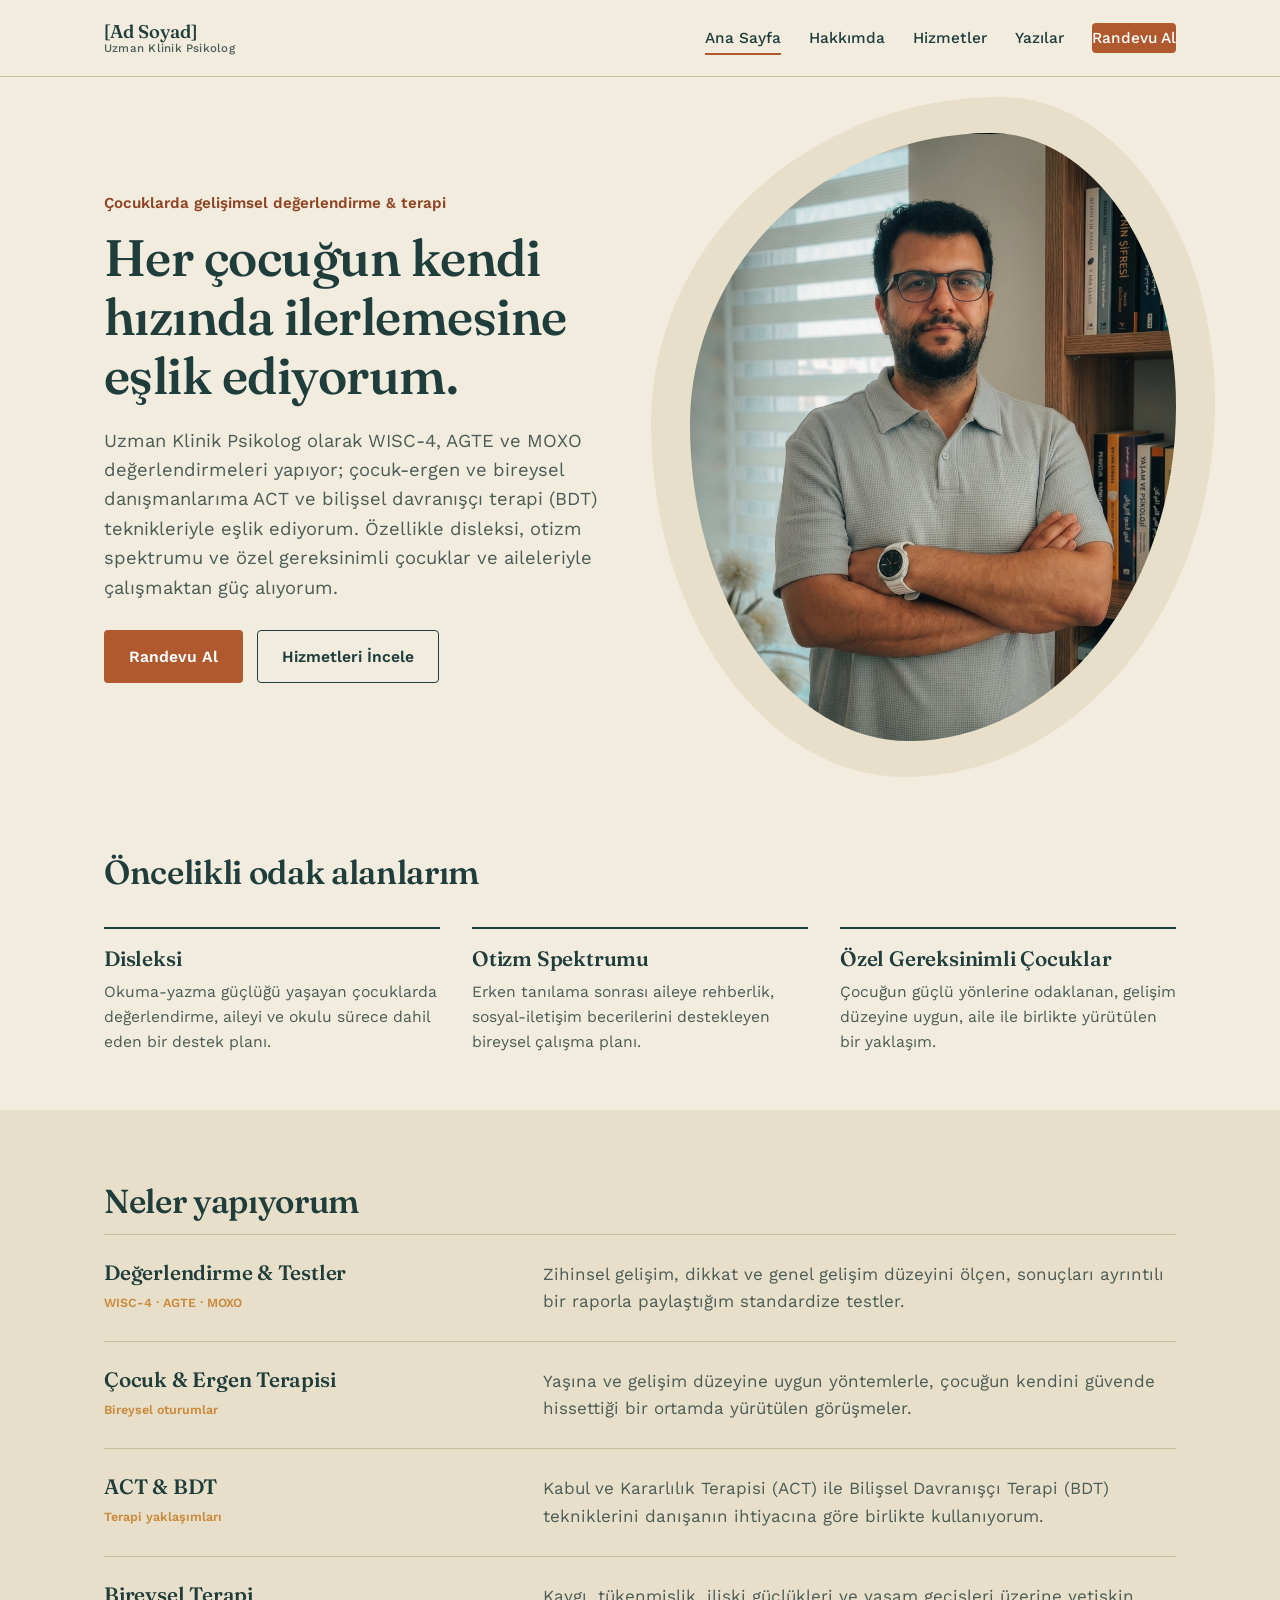
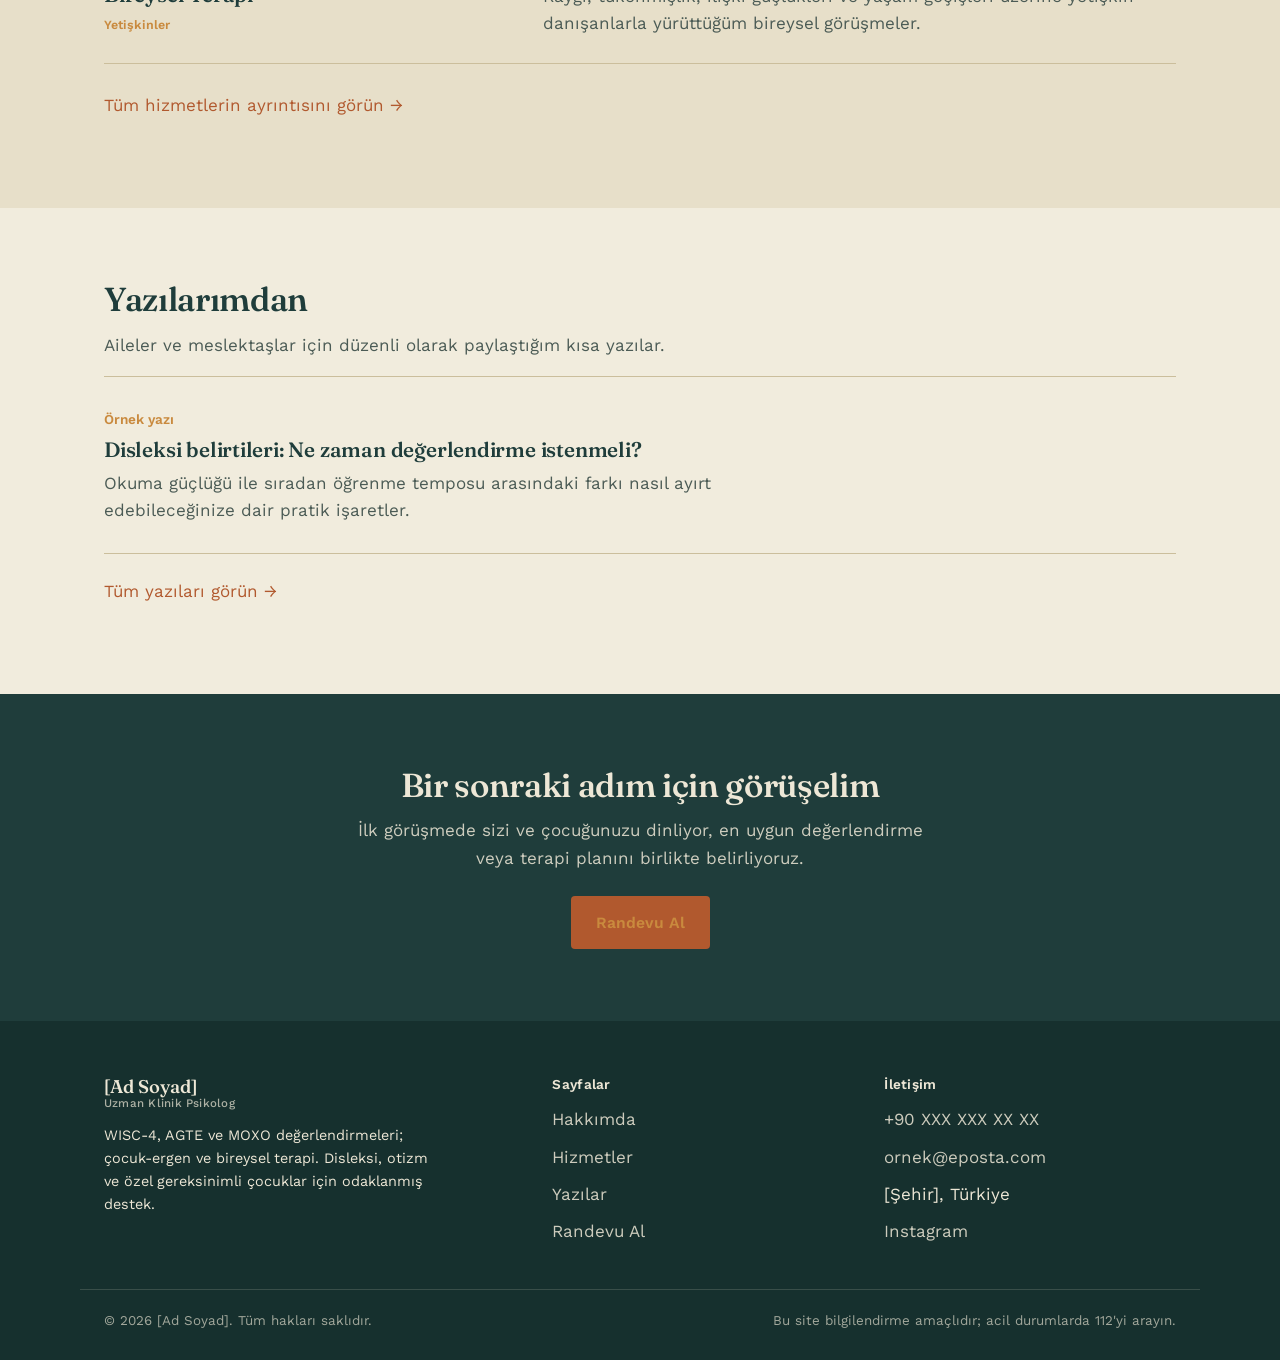
<file: index.html>
<!DOCTYPE html>
<html lang="tr">
<head>
<meta charset="UTF-8">
<meta name="viewport" content="width=device-width, initial-scale=1.0">
<title>[Ad Soyad] | Uzman Klinik Psikolog</title>
<meta name="description" content="Uzman Klinik Psikolog — WISC-4, AGTE ve MOXO değerlendirmeleri, çocuk-ergen ve bireysel terapi. Disleksi, otizm spektrumu ve özel gereksinimli çocuklara odaklı destek.">
<link rel="icon" href="assets/images/portre-yakin.jpg">
<link rel="stylesheet" href="assets/css/style.css">
</head>
<body>

<nav class="site-nav">
  <div class="container">
    <a href="index.html" class="brand">[Ad Soyad]<small>Uzman Klinik Psikolog</small></a>
    <button class="nav-toggle" aria-label="Menüyü aç" aria-expanded="false"><span></span></button>
    <ul class="nav-links">
      <li><a href="index.html" class="active">Ana Sayfa</a></li>
      <li><a href="hakkimda.html">Hakkımda</a></li>
      <li><a href="hizmetler.html">Hizmetler</a></li>
      <li><a href="yazilar/index.html">Yazılar</a></li>
      <li><a href="randevu.html" class="nav-cta">Randevu Al</a></li>
    </ul>
  </div>
</nav>

<header class="hero">
  <div class="container">
    <div class="hero-copy">
      <span class="kicker">Çocuklarda gelişimsel değerlendirme &amp; terapi</span>
      <h1>Her çocuğun kendi hızında ilerlemesine eşlik ediyorum.</h1>
      <p class="lede">Uzman Klinik Psikolog olarak WISC-4, AGTE ve MOXO değerlendirmeleri yapıyor; çocuk-ergen ve bireysel danışmanlarıma ACT ve bilişsel davranışçı terapi (BDT) teknikleriyle eşlik ediyorum. Özellikle disleksi, otizm spektrumu ve özel gereksinimli çocuklar ve aileleriyle çalışmaktan güç alıyorum.</p>
      <div class="hero-actions">
        <a href="randevu.html" class="btn btn-primary">Randevu Al</a>
        <a href="hizmetler.html" class="btn btn-ghost">Hizmetleri İncele</a>
      </div>
    </div>
    <div class="hero-photo">
      <div class="blob"></div>
      <img src="assets/images/portre-yakin.jpg" alt="[Ad Soyad], Uzman Klinik Psikolog portresi">
    </div>
  </div>
</header>

<section class="section-tight">
  <div class="container">
    <h2>Öncelikli odak alanlarım</h2>
    <div class="focus-grid">
      <div class="focus-item">
        <h3>Disleksi</h3>
        <p>Okuma-yazma güçlüğü yaşayan çocuklarda değerlendirme, aileyi ve okulu sürece dahil eden bir destek planı.</p>
      </div>
      <div class="focus-item">
        <h3>Otizm Spektrumu</h3>
        <p>Erken tanılama sonrası aileye rehberlik, sosyal-iletişim becerilerini destekleyen bireysel çalışma planı.</p>
      </div>
      <div class="focus-item">
        <h3>Özel Gereksinimli Çocuklar</h3>
        <p>Çocuğun güçlü yönlerine odaklanan, gelişim düzeyine uygun, aile ile birlikte yürütülen bir yaklaşım.</p>
      </div>
    </div>
  </div>
</section>

<section class="section-alt">
  <div class="container">
    <h2>Neler yapıyorum</h2>
    <div class="index-list">
      <div class="index-row">
        <div>
          <h3>Değerlendirme &amp; Testler</h3>
          <span class="tag">WISC-4 · AGTE · MOXO</span>
        </div>
        <div>
          <p>Zihinsel gelişim, dikkat ve genel gelişim düzeyini ölçen, sonuçları ayrıntılı bir raporla paylaştığım standardize testler.</p>
        </div>
      </div>
      <div class="index-row">
        <div>
          <h3>Çocuk &amp; Ergen Terapisi</h3>
          <span class="tag">Bireysel oturumlar</span>
        </div>
        <div>
          <p>Yaşına ve gelişim düzeyine uygun yöntemlerle, çocuğun kendini güvende hissettiği bir ortamda yürütülen görüşmeler.</p>
        </div>
      </div>
      <div class="index-row">
        <div>
          <h3>ACT &amp; BDT</h3>
          <span class="tag">Terapi yaklaşımları</span>
        </div>
        <div>
          <p>Kabul ve Kararlılık Terapisi (ACT) ile Bilişsel Davranışçı Terapi (BDT) tekniklerini danışanın ihtiyacına göre birlikte kullanıyorum.</p>
        </div>
      </div>
      <div class="index-row">
        <div>
          <h3>Bireysel Terapi</h3>
          <span class="tag">Yetişkinler</span>
        </div>
        <div>
          <p>Kaygı, tükenmişlik, ilişki güçlükleri ve yaşam geçişleri üzerine yetişkin danışanlarla yürüttüğüm bireysel görüşmeler.</p>
        </div>
      </div>
    </div>
    <p style="margin-top:28px;"><a href="hizmetler.html">Tüm hizmetlerin ayrıntısını görün →</a></p>
  </div>
</section>

<section>
  <div class="container">
    <h2>Yazılarımdan</h2>
    <p class="muted">Aileler ve meslektaşlar için düzenli olarak paylaştığım kısa yazılar.</p>
    <div class="post-list" id="home-post-list">
      <a class="post-row" href="yazilar/disleksi-belirtileri-ne-zaman-degerlendirme-istenmeli.html">
        <span class="date">Örnek yazı</span>
        <h3>Disleksi belirtileri: Ne zaman değerlendirme istenmeli?</h3>
        <p>Okuma güçlüğü ile sıradan öğrenme temposu arasındaki farkı nasıl ayırt edebileceğinize dair pratik işaretler.</p>
      </a>
    </div>
    <p style="margin-top:24px;"><a href="yazilar/index.html">Tüm yazıları görün →</a></p>
  </div>
</section>

<section class="section-dark">
  <div class="container center">
    <h2>Bir sonraki adım için görüşelim</h2>
    <p style="margin:0 auto 24px; max-width:52ch;">İlk görüşmede sizi ve çocuğunuzu dinliyor, en uygun değerlendirme veya terapi planını birlikte belirliyoruz.</p>
    <a href="randevu.html" class="btn btn-primary">Randevu Al</a>
  </div>
</section>

<footer class="site-footer">
  <div class="container footer-grid">
    <div>
      <div class="brand" style="color:var(--text-on-dark)">[Ad Soyad]<small style="color:var(--text-on-dark);opacity:.7">Uzman Klinik Psikolog</small></div>
      <p class="small" style="margin-top:14px;max-width:38ch;">WISC-4, AGTE ve MOXO değerlendirmeleri; çocuk-ergen ve bireysel terapi. Disleksi, otizm ve özel gereksinimli çocuklar için odaklanmış destek.</p>
    </div>
    <div>
      <h4>Sayfalar</h4>
      <ul class="footer-list">
        <li><a href="hakkimda.html">Hakkımda</a></li>
        <li><a href="hizmetler.html">Hizmetler</a></li>
        <li><a href="yazilar/index.html">Yazılar</a></li>
        <li><a href="randevu.html">Randevu Al</a></li>
      </ul>
    </div>
    <div>
      <h4>İletişim</h4>
      <ul class="footer-list">
        <li><a href="tel:+90XXXXXXXXXX">+90 XXX XXX XX XX</a></li>
        <li><a href="mailto:ornek@eposta.com">ornek@eposta.com</a></li>
        <li>[Şehir], Türkiye</li>
        <li><a href="https://instagram.com/kullaniciadi" target="_blank" rel="noopener">Instagram</a></li>
      </ul>
    </div>
  </div>
  <div class="container footer-bottom">
    <span>© 2026 [Ad Soyad]. Tüm hakları saklıdır.</span>
    <span>Bu site bilgilendirme amaçlıdır; acil durumlarda 112'yi arayın.</span>
  </div>
</footer>

<script src="assets/js/main.js"></script>
</body>
</html>
</file>
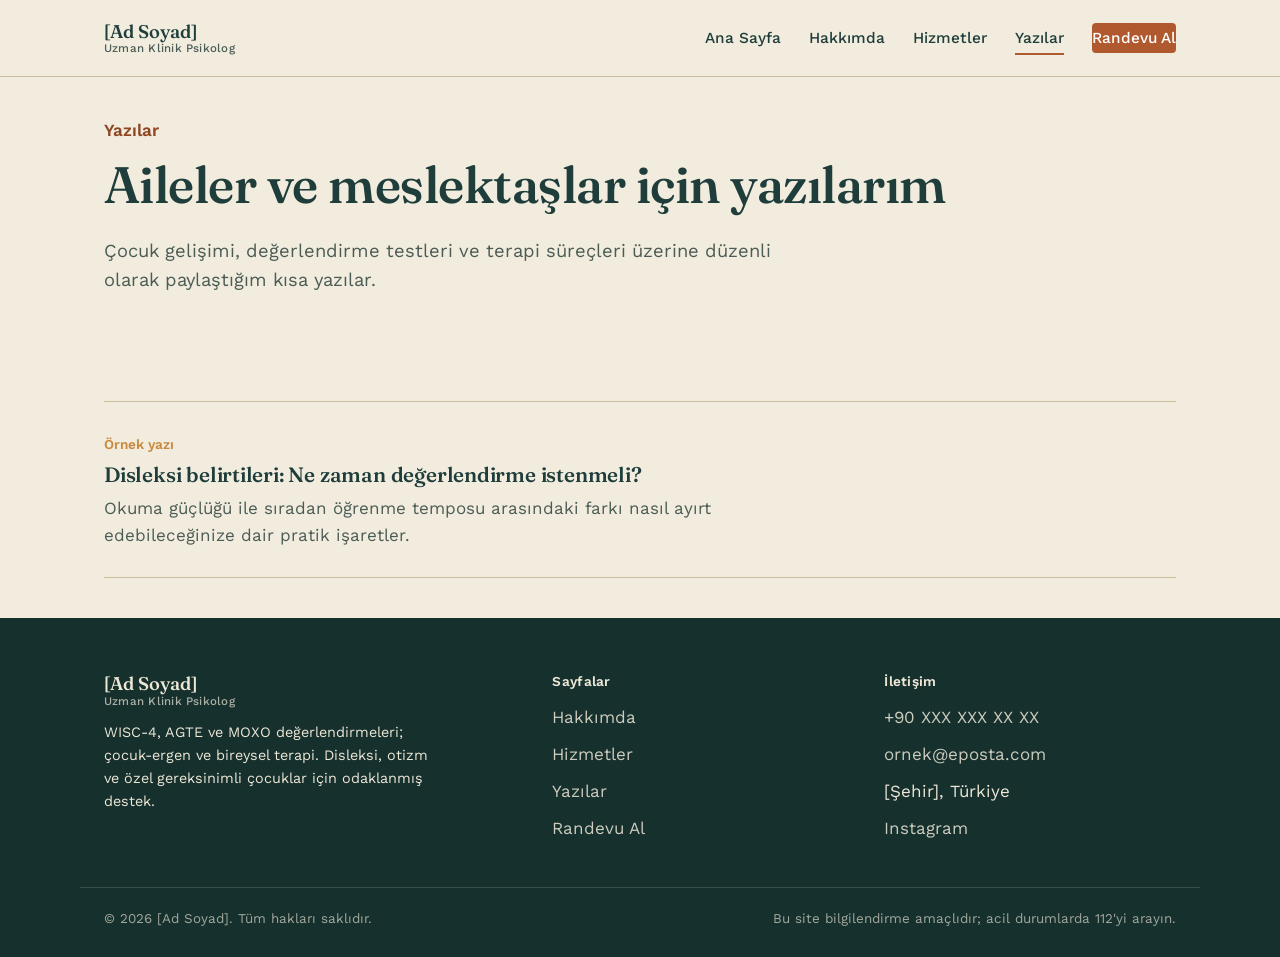
<file: yazilar/index.html>
<!DOCTYPE html>
<html lang="tr">
<head>
<meta charset="UTF-8">
<meta name="viewport" content="width=device-width, initial-scale=1.0">
<title>Yazılar | [Ad Soyad]</title>
<meta name="description" content="Çocuk gelişimi, disleksi, otizm ve terapi üzerine yazılar.">
<link rel="icon" href="../assets/images/portre-yakin.jpg">
<link rel="stylesheet" href="../assets/css/style.css">
</head>
<body>

<nav class="site-nav">
  <div class="container">
    <a href="../index.html" class="brand">[Ad Soyad]<small>Uzman Klinik Psikolog</small></a>
    <button class="nav-toggle" aria-label="Menüyü aç" aria-expanded="false"><span></span></button>
    <ul class="nav-links">
      <li><a href="../index.html">Ana Sayfa</a></li>
      <li><a href="../hakkimda.html">Hakkımda</a></li>
      <li><a href="../hizmetler.html">Hizmetler</a></li>
      <li><a href="index.html" class="active">Yazılar</a></li>
      <li><a href="../randevu.html" class="nav-cta">Randevu Al</a></li>
    </ul>
  </div>
</nav>

<header class="section-tight">
  <div class="container">
    <span class="kicker" style="color:var(--clay-dark);font-weight:600;display:block;margin-bottom:12px;">Yazılar</span>
    <h1>Aileler ve meslektaşlar için yazılarım</h1>
    <p class="lede">Çocuk gelişimi, değerlendirme testleri ve terapi süreçleri üzerine düzenli olarak paylaştığım kısa yazılar.</p>
  </div>
</header>

<section class="section-tight">
  <div class="container">
    <div class="post-list">
      <!--
        YENİ YAZI EKLEMEK İÇİN:
        1) _sablon-yeni-yazi.html dosyasını kopyalayıp yeni bir isimle kaydedin (Türkçe karakter, boşluk kullanmayın).
        2) İçindeki başlık ve metni güncelleyin.
        3) Aşağıya, en üste yeni bir <a class="post-row"> bloğu ekleyin (bu şablonu kopyalayabilirsiniz).
      -->
      <a class="post-row" href="disleksi-belirtileri-ne-zaman-degerlendirme-istenmeli.html">
        <span class="date">Örnek yazı</span>
        <h3>Disleksi belirtileri: Ne zaman değerlendirme istenmeli?</h3>
        <p>Okuma güçlüğü ile sıradan öğrenme temposu arasındaki farkı nasıl ayırt edebileceğinize dair pratik işaretler.</p>
      </a>
    </div>
  </div>
</section>

<footer class="site-footer">
  <div class="container footer-grid">
    <div>
      <div class="brand" style="color:var(--text-on-dark)">[Ad Soyad]<small style="color:var(--text-on-dark);opacity:.7">Uzman Klinik Psikolog</small></div>
      <p class="small" style="margin-top:14px;max-width:38ch;">WISC-4, AGTE ve MOXO değerlendirmeleri; çocuk-ergen ve bireysel terapi. Disleksi, otizm ve özel gereksinimli çocuklar için odaklanmış destek.</p>
    </div>
    <div>
      <h4>Sayfalar</h4>
      <ul class="footer-list">
        <li><a href="../hakkimda.html">Hakkımda</a></li>
        <li><a href="../hizmetler.html">Hizmetler</a></li>
        <li><a href="index.html">Yazılar</a></li>
        <li><a href="../randevu.html">Randevu Al</a></li>
      </ul>
    </div>
    <div>
      <h4>İletişim</h4>
      <ul class="footer-list">
        <li><a href="tel:+90XXXXXXXXXX">+90 XXX XXX XX XX</a></li>
        <li><a href="mailto:ornek@eposta.com">ornek@eposta.com</a></li>
        <li>[Şehir], Türkiye</li>
        <li><a href="https://instagram.com/kullaniciadi" target="_blank" rel="noopener">Instagram</a></li>
      </ul>
    </div>
  </div>
  <div class="container footer-bottom">
    <span>© 2026 [Ad Soyad]. Tüm hakları saklıdır.</span>
    <span>Bu site bilgilendirme amaçlıdır; acil durumlarda 112'yi arayın.</span>
  </div>
</footer>

<script src="../assets/js/main.js"></script>
</body>
</html>
</file>
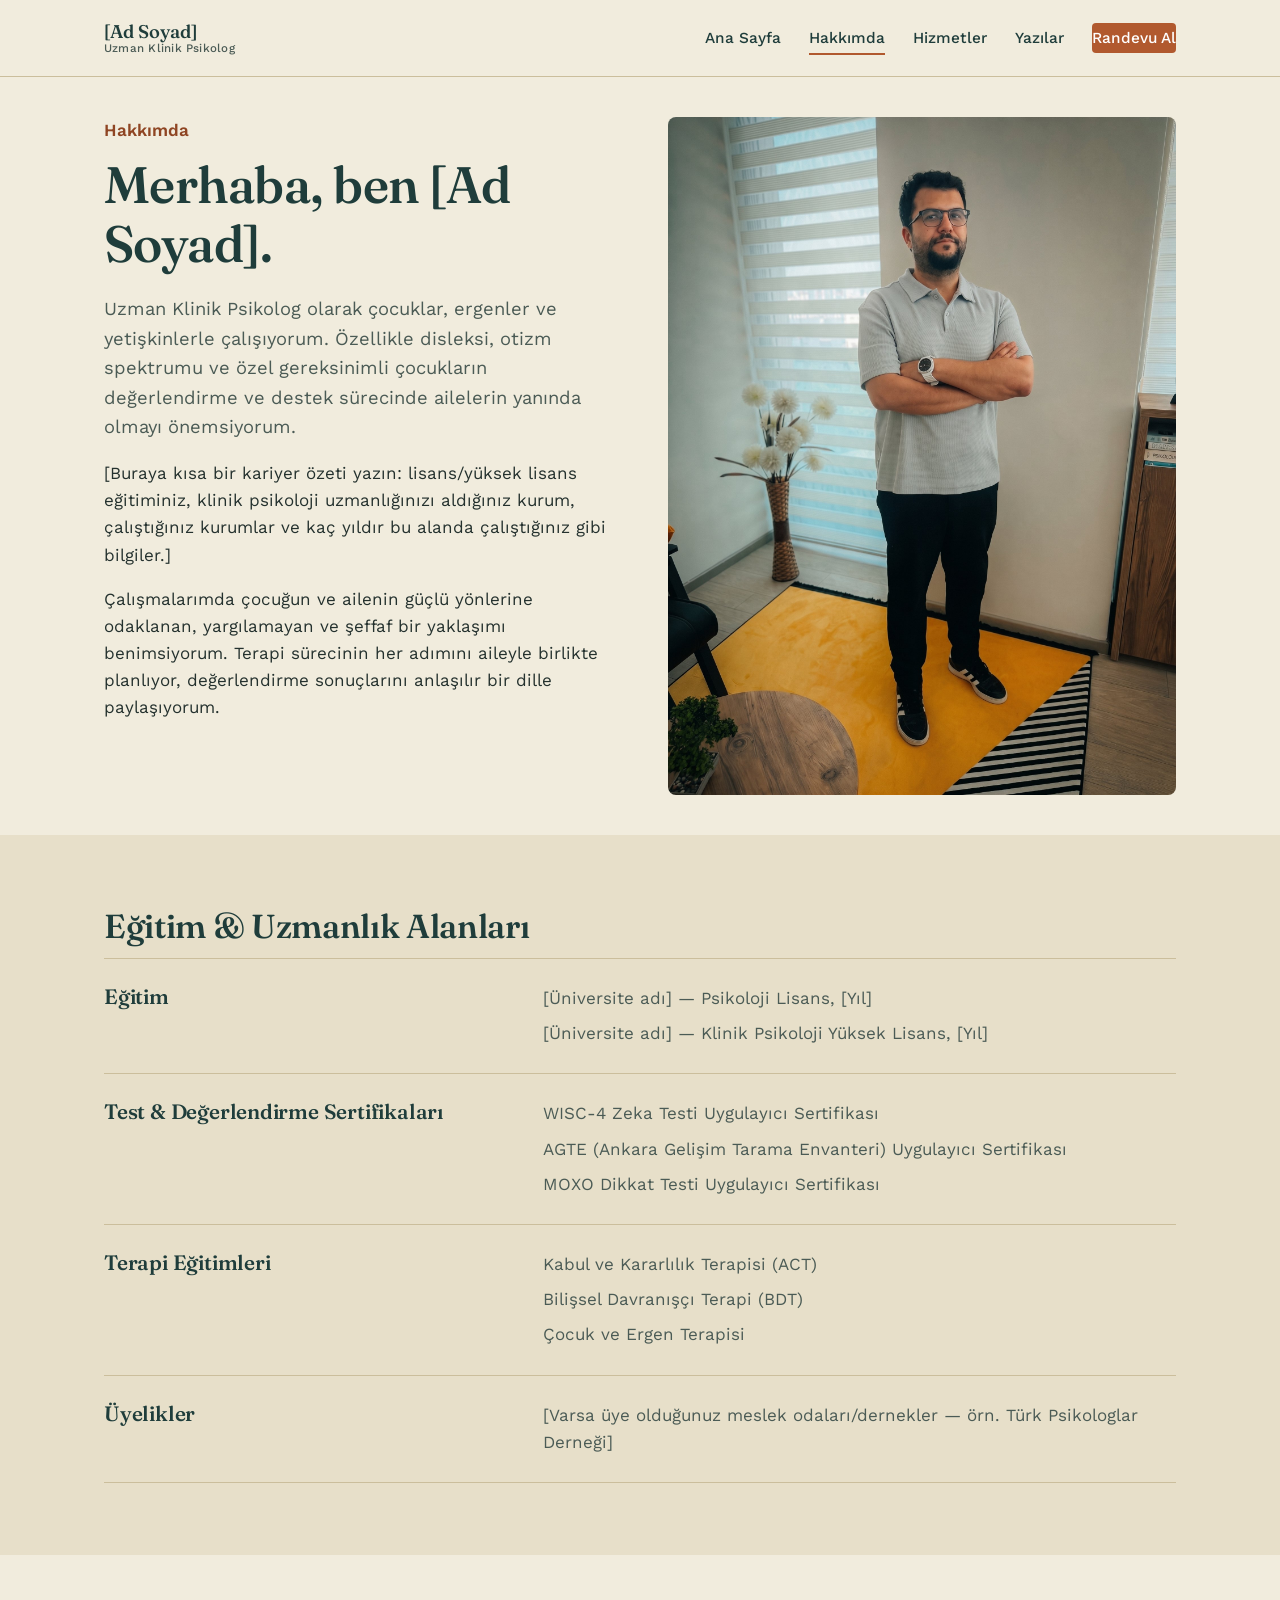
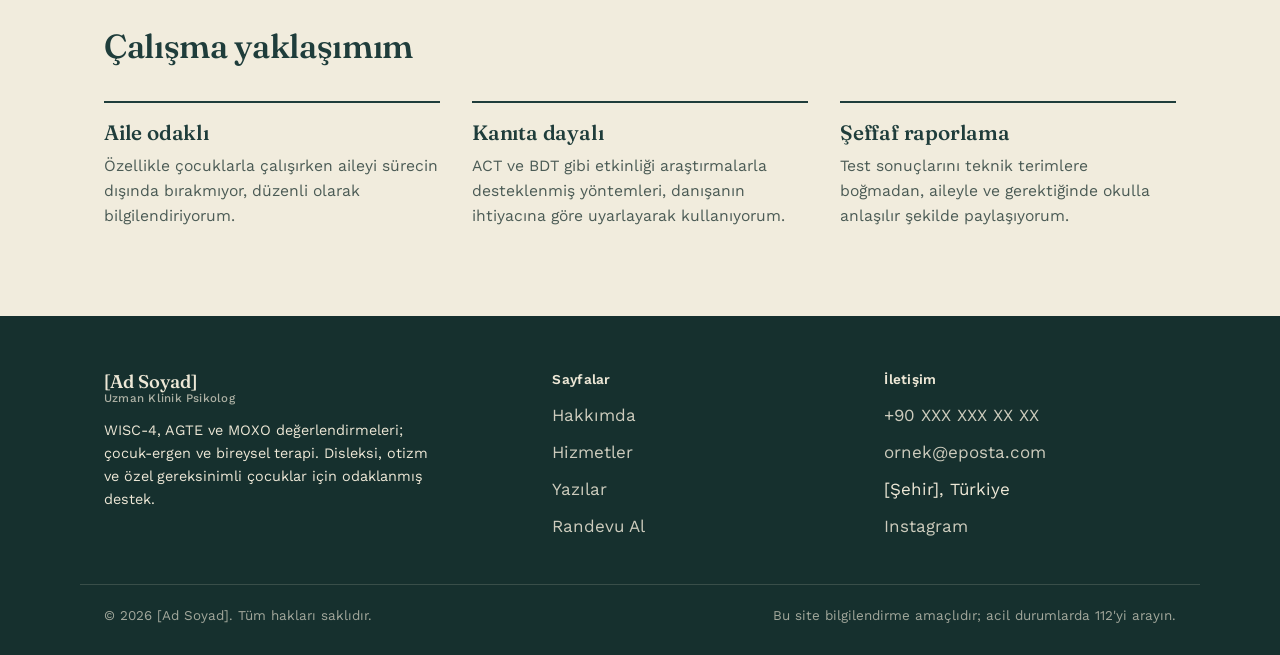
<file: hakkimda.html>
<!DOCTYPE html>
<html lang="tr">
<head>
<meta charset="UTF-8">
<meta name="viewport" content="width=device-width, initial-scale=1.0">
<title>Hakkımda | [Ad Soyad]</title>
<meta name="description" content="[Ad Soyad] — Uzman Klinik Psikolog. Eğitim, deneyim ve terapi yaklaşımı hakkında.">
<link rel="icon" href="assets/images/portre-yakin.jpg">
<link rel="stylesheet" href="assets/css/style.css">
</head>
<body>

<nav class="site-nav">
  <div class="container">
    <a href="index.html" class="brand">[Ad Soyad]<small>Uzman Klinik Psikolog</small></a>
    <button class="nav-toggle" aria-label="Menüyü aç" aria-expanded="false"><span></span></button>
    <ul class="nav-links">
      <li><a href="index.html">Ana Sayfa</a></li>
      <li><a href="hakkimda.html" class="active">Hakkımda</a></li>
      <li><a href="hizmetler.html">Hizmetler</a></li>
      <li><a href="yazilar/index.html">Yazılar</a></li>
      <li><a href="randevu.html" class="nav-cta">Randevu Al</a></li>
    </ul>
  </div>
</nav>

<section class="section-tight">
  <div class="container two-col">
    <div>
      <span class="kicker" style="color:var(--clay-dark);font-weight:600;display:block;margin-bottom:12px;">Hakkımda</span>
      <h1>Merhaba, ben [Ad Soyad].</h1>
      <p class="lede">Uzman Klinik Psikolog olarak çocuklar, ergenler ve yetişkinlerle çalışıyorum. Özellikle disleksi, otizm spektrumu ve özel gereksinimli çocukların değerlendirme ve destek sürecinde ailelerin yanında olmayı önemsiyorum.</p>
      <p>[Buraya kısa bir kariyer özeti yazın: lisans/yüksek lisans eğitiminiz, klinik psikoloji uzmanlığınızı aldığınız kurum, çalıştığınız kurumlar ve kaç yıldır bu alanda çalıştığınız gibi bilgiler.]</p>
      <p>Çalışmalarımda çocuğun ve ailenin güçlü yönlerine odaklanan, yargılamayan ve şeffaf bir yaklaşımı benimsiyorum. Terapi sürecinin her adımını aileyle birlikte planlıyor, değerlendirme sonuçlarını anlaşılır bir dille paylaşıyorum.</p>
    </div>
    <div class="pull-photo">
      <img src="assets/images/portre-tam.jpg" alt="[Ad Soyad], Uzman Klinik Psikolog">
    </div>
  </div>
</section>

<section class="section-alt">
  <div class="container">
    <h2>Eğitim &amp; Uzmanlık Alanları</h2>
    <div class="index-list">
      <div class="index-row">
        <div><h3>Eğitim</h3></div>
        <div>
          <p>[Üniversite adı] — Psikoloji Lisans, [Yıl]</p>
          <p>[Üniversite adı] — Klinik Psikoloji Yüksek Lisans, [Yıl]</p>
        </div>
      </div>
      <div class="index-row">
        <div><h3>Test &amp; Değerlendirme Sertifikaları</h3></div>
        <div>
          <p>WISC-4 Zeka Testi Uygulayıcı Sertifikası</p>
          <p>AGTE (Ankara Gelişim Tarama Envanteri) Uygulayıcı Sertifikası</p>
          <p>MOXO Dikkat Testi Uygulayıcı Sertifikası</p>
        </div>
      </div>
      <div class="index-row">
        <div><h3>Terapi Eğitimleri</h3></div>
        <div>
          <p>Kabul ve Kararlılık Terapisi (ACT)</p>
          <p>Bilişsel Davranışçı Terapi (BDT)</p>
          <p>Çocuk ve Ergen Terapisi</p>
        </div>
      </div>
      <div class="index-row">
        <div><h3>Üyelikler</h3></div>
        <div>
          <p>[Varsa üye olduğunuz meslek odaları/dernekler — örn. Türk Psikologlar Derneği]</p>
        </div>
      </div>
    </div>
  </div>
</section>

<section>
  <div class="container">
    <h2>Çalışma yaklaşımım</h2>
    <div class="focus-grid">
      <div class="focus-item">
        <h3>Aile odaklı</h3>
        <p>Özellikle çocuklarla çalışırken aileyi sürecin dışında bırakmıyor, düzenli olarak bilgilendiriyorum.</p>
      </div>
      <div class="focus-item">
        <h3>Kanıta dayalı</h3>
        <p>ACT ve BDT gibi etkinliği araştırmalarla desteklenmiş yöntemleri, danışanın ihtiyacına göre uyarlayarak kullanıyorum.</p>
      </div>
      <div class="focus-item">
        <h3>Şeffaf raporlama</h3>
        <p>Test sonuçlarını teknik terimlere boğmadan, aileyle ve gerektiğinde okulla anlaşılır şekilde paylaşıyorum.</p>
      </div>
    </div>
  </div>
</section>

<footer class="site-footer">
  <div class="container footer-grid">
    <div>
      <div class="brand" style="color:var(--text-on-dark)">[Ad Soyad]<small style="color:var(--text-on-dark);opacity:.7">Uzman Klinik Psikolog</small></div>
      <p class="small" style="margin-top:14px;max-width:38ch;">WISC-4, AGTE ve MOXO değerlendirmeleri; çocuk-ergen ve bireysel terapi. Disleksi, otizm ve özel gereksinimli çocuklar için odaklanmış destek.</p>
    </div>
    <div>
      <h4>Sayfalar</h4>
      <ul class="footer-list">
        <li><a href="hakkimda.html">Hakkımda</a></li>
        <li><a href="hizmetler.html">Hizmetler</a></li>
        <li><a href="yazilar/index.html">Yazılar</a></li>
        <li><a href="randevu.html">Randevu Al</a></li>
      </ul>
    </div>
    <div>
      <h4>İletişim</h4>
      <ul class="footer-list">
        <li><a href="tel:+90XXXXXXXXXX">+90 XXX XXX XX XX</a></li>
        <li><a href="mailto:ornek@eposta.com">ornek@eposta.com</a></li>
        <li>[Şehir], Türkiye</li>
        <li><a href="https://instagram.com/kullaniciadi" target="_blank" rel="noopener">Instagram</a></li>
      </ul>
    </div>
  </div>
  <div class="container footer-bottom">
    <span>© 2026 [Ad Soyad]. Tüm hakları saklıdır.</span>
    <span>Bu site bilgilendirme amaçlıdır; acil durumlarda 112'yi arayın.</span>
  </div>
</footer>

<script src="assets/js/main.js"></script>
</body>
</html>
</file>
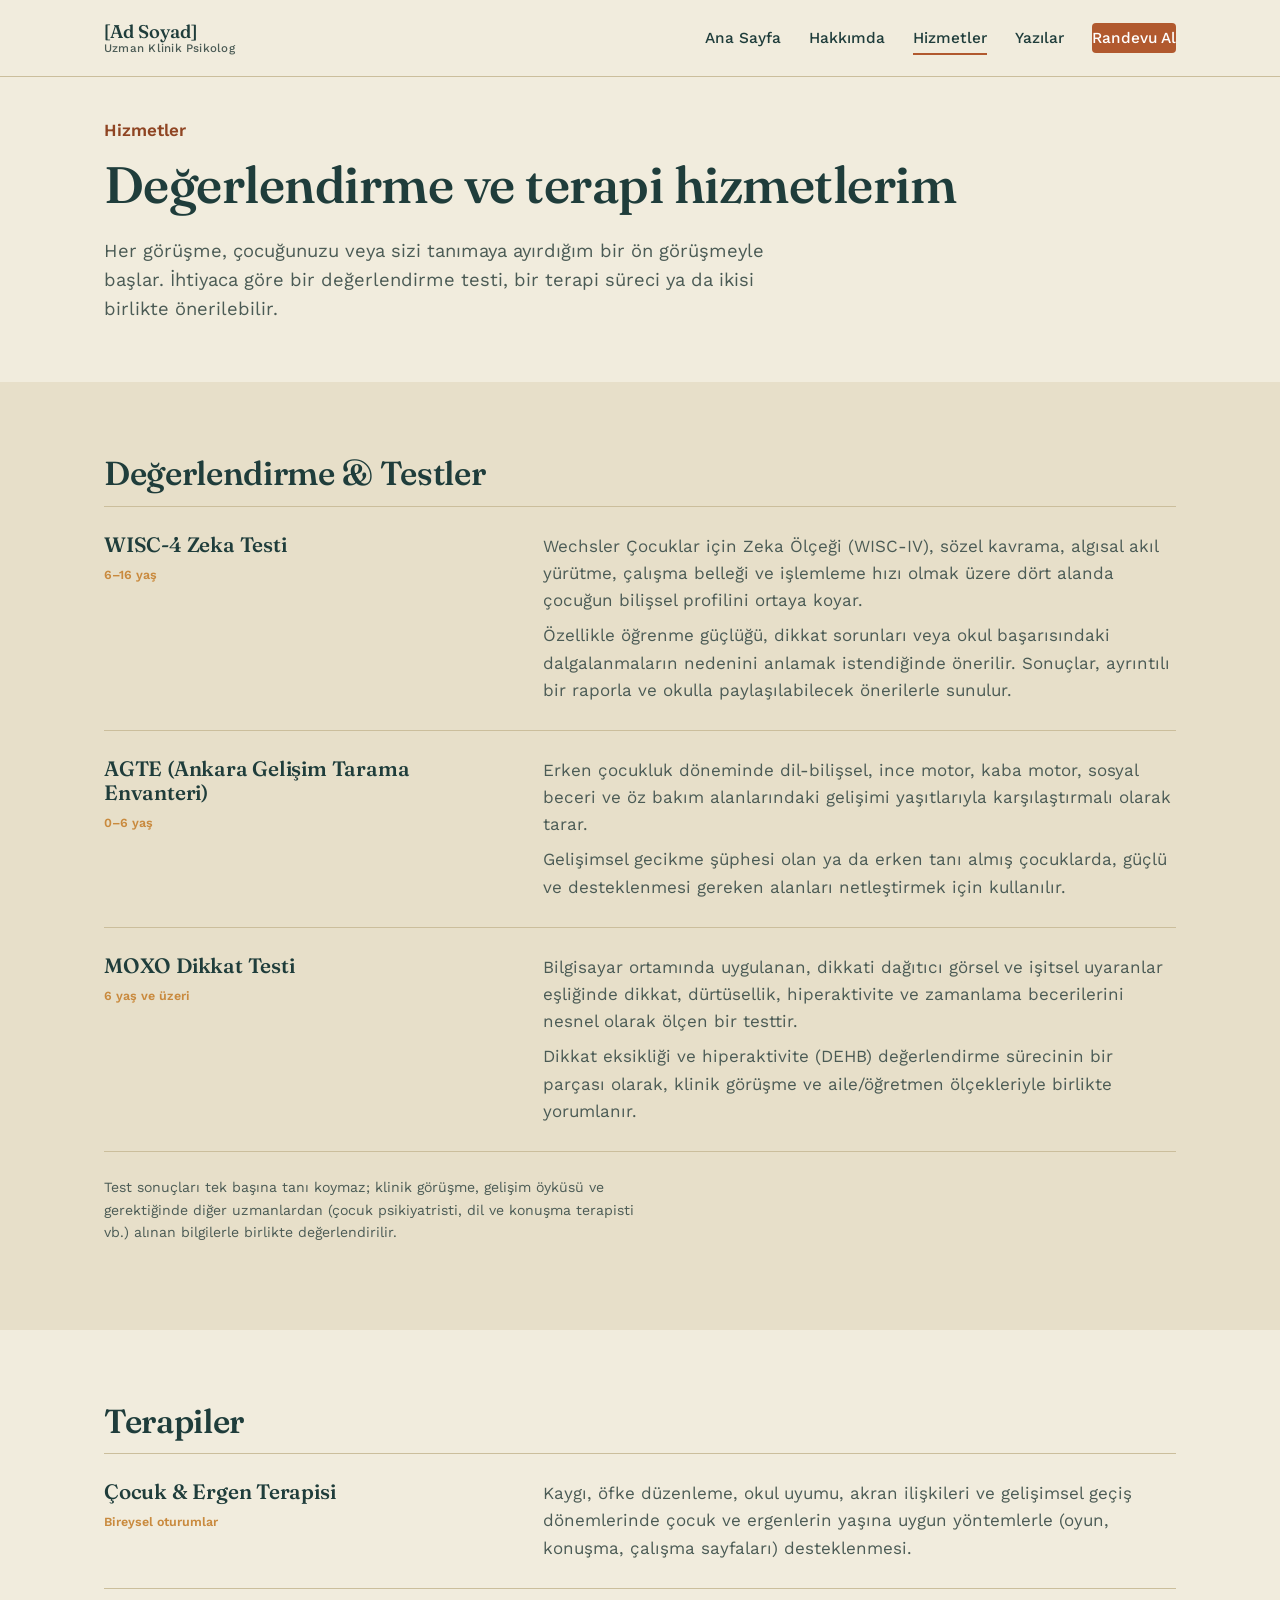
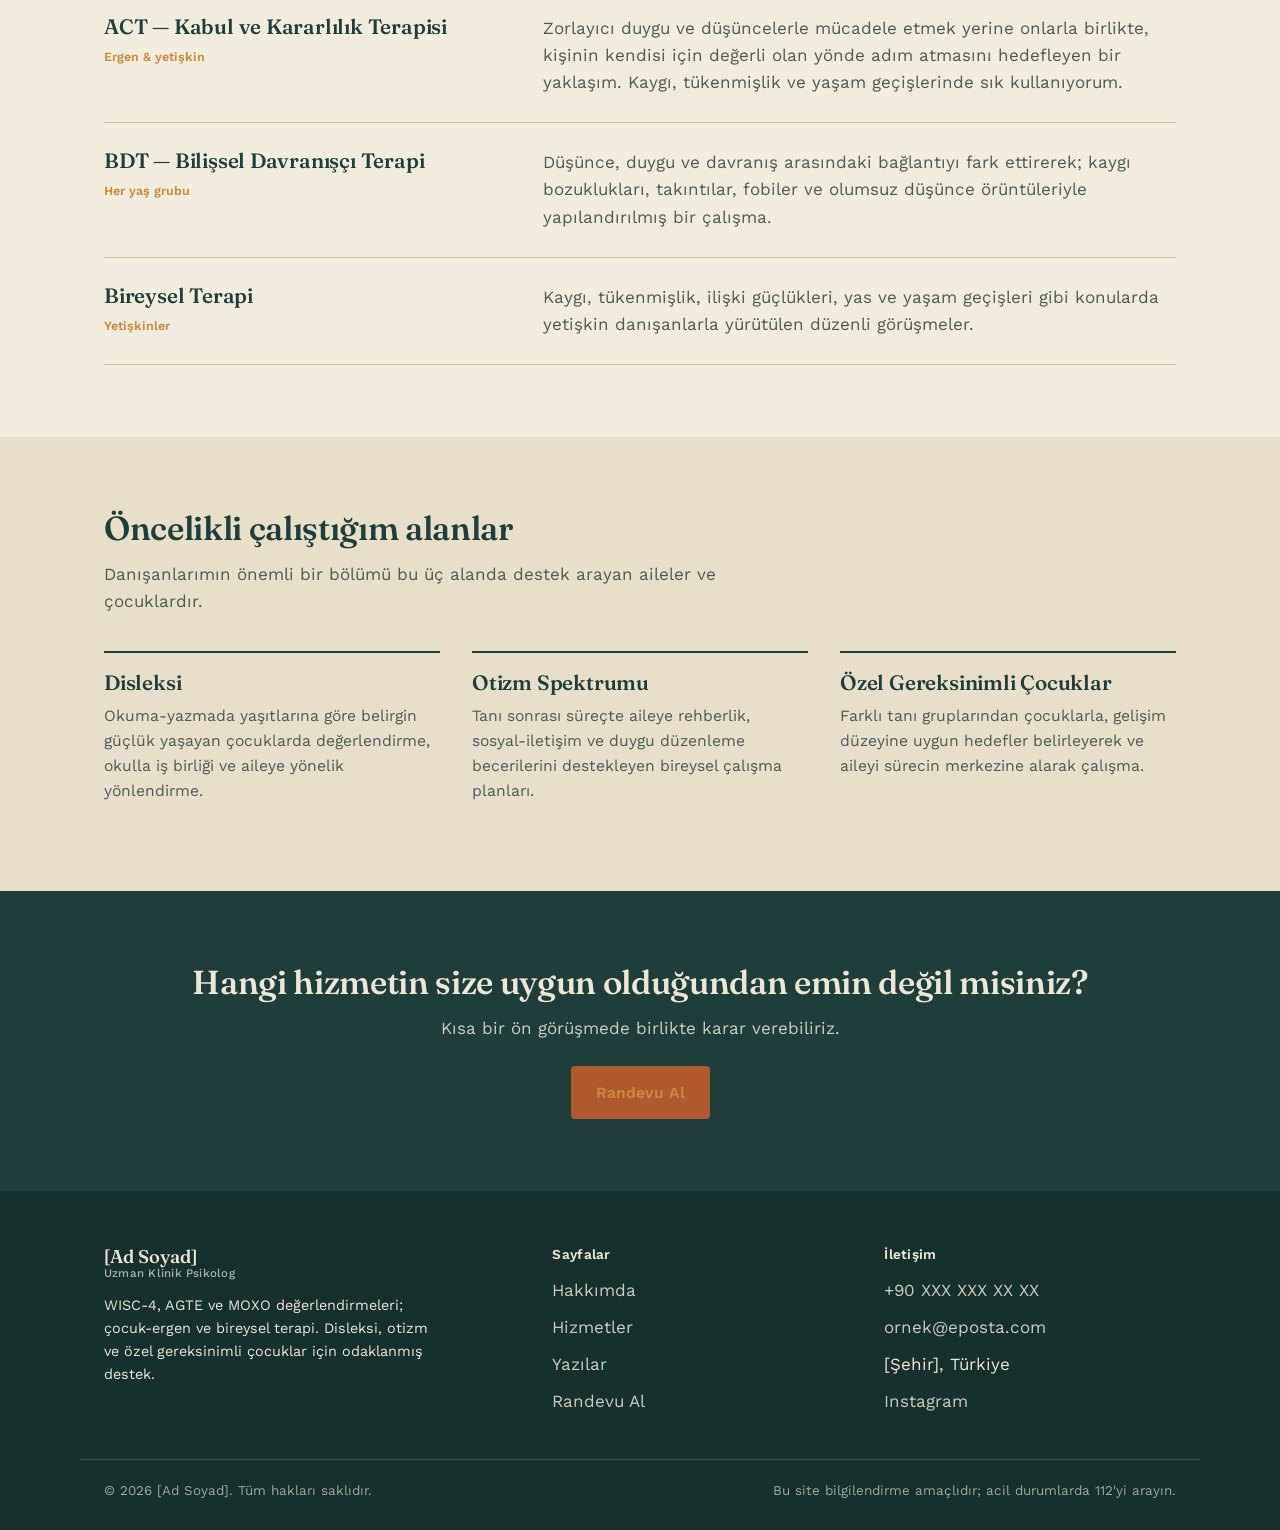
<file: hizmetler.html>
<!DOCTYPE html>
<html lang="tr">
<head>
<meta charset="UTF-8">
<meta name="viewport" content="width=device-width, initial-scale=1.0">
<title>Hizmetler | [Ad Soyad]</title>
<meta name="description" content="WISC-4, AGTE ve MOXO değerlendirmeleri; çocuk-ergen terapisi, ACT, BDT ve bireysel terapi hizmetleri.">
<link rel="icon" href="assets/images/portre-yakin.jpg">
<link rel="stylesheet" href="assets/css/style.css">
</head>
<body>

<nav class="site-nav">
  <div class="container">
    <a href="index.html" class="brand">[Ad Soyad]<small>Uzman Klinik Psikolog</small></a>
    <button class="nav-toggle" aria-label="Menüyü aç" aria-expanded="false"><span></span></button>
    <ul class="nav-links">
      <li><a href="index.html">Ana Sayfa</a></li>
      <li><a href="hakkimda.html">Hakkımda</a></li>
      <li><a href="hizmetler.html" class="active">Hizmetler</a></li>
      <li><a href="yazilar/index.html">Yazılar</a></li>
      <li><a href="randevu.html" class="nav-cta">Randevu Al</a></li>
    </ul>
  </div>
</nav>

<header class="section-tight">
  <div class="container">
    <span class="kicker" style="color:var(--clay-dark);font-weight:600;display:block;margin-bottom:12px;">Hizmetler</span>
    <h1>Değerlendirme ve terapi hizmetlerim</h1>
    <p class="lede">Her görüşme, çocuğunuzu veya sizi tanımaya ayırdığım bir ön görüşmeyle başlar. İhtiyaca göre bir değerlendirme testi, bir terapi süreci ya da ikisi birlikte önerilebilir.</p>
  </div>
</header>

<section class="section-alt" id="testler">
  <div class="container">
    <h2>Değerlendirme &amp; Testler</h2>
    <div class="index-list">
      <div class="index-row">
        <div>
          <h3>WISC-4 Zeka Testi</h3>
          <span class="tag">6–16 yaş</span>
        </div>
        <div>
          <p>Wechsler Çocuklar için Zeka Ölçeği (WISC-IV), sözel kavrama, algısal akıl yürütme, çalışma belleği ve işlemleme hızı olmak üzere dört alanda çocuğun bilişsel profilini ortaya koyar.</p>
          <p>Özellikle öğrenme güçlüğü, dikkat sorunları veya okul başarısındaki dalgalanmaların nedenini anlamak istendiğinde önerilir. Sonuçlar, ayrıntılı bir raporla ve okulla paylaşılabilecek önerilerle sunulur.</p>
        </div>
      </div>
      <div class="index-row">
        <div>
          <h3>AGTE (Ankara Gelişim Tarama Envanteri)</h3>
          <span class="tag">0–6 yaş</span>
        </div>
        <div>
          <p>Erken çocukluk döneminde dil-bilişsel, ince motor, kaba motor, sosyal beceri ve öz bakım alanlarındaki gelişimi yaşıtlarıyla karşılaştırmalı olarak tarar.</p>
          <p>Gelişimsel gecikme şüphesi olan ya da erken tanı almış çocuklarda, güçlü ve desteklenmesi gereken alanları netleştirmek için kullanılır.</p>
        </div>
      </div>
      <div class="index-row">
        <div>
          <h3>MOXO Dikkat Testi</h3>
          <span class="tag">6 yaş ve üzeri</span>
        </div>
        <div>
          <p>Bilgisayar ortamında uygulanan, dikkati dağıtıcı görsel ve işitsel uyaranlar eşliğinde dikkat, dürtüsellik, hiperaktivite ve zamanlama becerilerini nesnel olarak ölçen bir testtir.</p>
          <p>Dikkat eksikliği ve hiperaktivite (DEHB) değerlendirme sürecinin bir parçası olarak, klinik görüşme ve aile/öğretmen ölçekleriyle birlikte yorumlanır.</p>
        </div>
      </div>
    </div>
    <p class="form-note" style="margin-top:24px;">Test sonuçları tek başına tanı koymaz; klinik görüşme, gelişim öyküsü ve gerektiğinde diğer uzmanlardan (çocuk psikiyatristi, dil ve konuşma terapisti vb.) alınan bilgilerle birlikte değerlendirilir.</p>
  </div>
</section>

<section id="terapiler">
  <div class="container">
    <h2>Terapiler</h2>
    <div class="index-list">
      <div class="index-row">
        <div>
          <h3>Çocuk &amp; Ergen Terapisi</h3>
          <span class="tag">Bireysel oturumlar</span>
        </div>
        <div>
          <p>Kaygı, öfke düzenleme, okul uyumu, akran ilişkileri ve gelişimsel geçiş dönemlerinde çocuk ve ergenlerin yaşına uygun yöntemlerle (oyun, konuşma, çalışma sayfaları) desteklenmesi.</p>
        </div>
      </div>
      <div class="index-row">
        <div>
          <h3>ACT — Kabul ve Kararlılık Terapisi</h3>
          <span class="tag">Ergen &amp; yetişkin</span>
        </div>
        <div>
          <p>Zorlayıcı duygu ve düşüncelerle mücadele etmek yerine onlarla birlikte, kişinin kendisi için değerli olan yönde adım atmasını hedefleyen bir yaklaşım. Kaygı, tükenmişlik ve yaşam geçişlerinde sık kullanıyorum.</p>
        </div>
      </div>
      <div class="index-row">
        <div>
          <h3>BDT — Bilişsel Davranışçı Terapi</h3>
          <span class="tag">Her yaş grubu</span>
        </div>
        <div>
          <p>Düşünce, duygu ve davranış arasındaki bağlantıyı fark ettirerek; kaygı bozuklukları, takıntılar, fobiler ve olumsuz düşünce örüntüleriyle yapılandırılmış bir çalışma.</p>
        </div>
      </div>
      <div class="index-row">
        <div>
          <h3>Bireysel Terapi</h3>
          <span class="tag">Yetişkinler</span>
        </div>
        <div>
          <p>Kaygı, tükenmişlik, ilişki güçlükleri, yas ve yaşam geçişleri gibi konularda yetişkin danışanlarla yürütülen düzenli görüşmeler.</p>
        </div>
      </div>
    </div>
  </div>
</section>

<section class="section-alt" id="odak-alanlari">
  <div class="container">
    <h2>Öncelikli çalıştığım alanlar</h2>
    <p class="muted" style="margin-bottom:0;">Danışanlarımın önemli bir bölümü bu üç alanda destek arayan aileler ve çocuklardır.</p>
    <div class="focus-grid">
      <div class="focus-item">
        <h3>Disleksi</h3>
        <p>Okuma-yazmada yaşıtlarına göre belirgin güçlük yaşayan çocuklarda değerlendirme, okulla iş birliği ve aileye yönelik yönlendirme.</p>
      </div>
      <div class="focus-item">
        <h3>Otizm Spektrumu</h3>
        <p>Tanı sonrası süreçte aileye rehberlik, sosyal-iletişim ve duygu düzenleme becerilerini destekleyen bireysel çalışma planları.</p>
      </div>
      <div class="focus-item">
        <h3>Özel Gereksinimli Çocuklar</h3>
        <p>Farklı tanı gruplarından çocuklarla, gelişim düzeyine uygun hedefler belirleyerek ve aileyi sürecin merkezine alarak çalışma.</p>
      </div>
    </div>
  </div>
</section>

<section class="section-dark">
  <div class="container center">
    <h2>Hangi hizmetin size uygun olduğundan emin değil misiniz?</h2>
    <p style="margin:0 auto 24px; max-width:52ch;">Kısa bir ön görüşmede birlikte karar verebiliriz.</p>
    <a href="randevu.html" class="btn btn-primary">Randevu Al</a>
  </div>
</section>

<footer class="site-footer">
  <div class="container footer-grid">
    <div>
      <div class="brand" style="color:var(--text-on-dark)">[Ad Soyad]<small style="color:var(--text-on-dark);opacity:.7">Uzman Klinik Psikolog</small></div>
      <p class="small" style="margin-top:14px;max-width:38ch;">WISC-4, AGTE ve MOXO değerlendirmeleri; çocuk-ergen ve bireysel terapi. Disleksi, otizm ve özel gereksinimli çocuklar için odaklanmış destek.</p>
    </div>
    <div>
      <h4>Sayfalar</h4>
      <ul class="footer-list">
        <li><a href="hakkimda.html">Hakkımda</a></li>
        <li><a href="hizmetler.html">Hizmetler</a></li>
        <li><a href="yazilar/index.html">Yazılar</a></li>
        <li><a href="randevu.html">Randevu Al</a></li>
      </ul>
    </div>
    <div>
      <h4>İletişim</h4>
      <ul class="footer-list">
        <li><a href="tel:+90XXXXXXXXXX">+90 XXX XXX XX XX</a></li>
        <li><a href="mailto:ornek@eposta.com">ornek@eposta.com</a></li>
        <li>[Şehir], Türkiye</li>
        <li><a href="https://instagram.com/kullaniciadi" target="_blank" rel="noopener">Instagram</a></li>
      </ul>
    </div>
  </div>
  <div class="container footer-bottom">
    <span>© 2026 [Ad Soyad]. Tüm hakları saklıdır.</span>
    <span>Bu site bilgilendirme amaçlıdır; acil durumlarda 112'yi arayın.</span>
  </div>
</footer>

<script src="assets/js/main.js"></script>
</body>
</html>
</file>
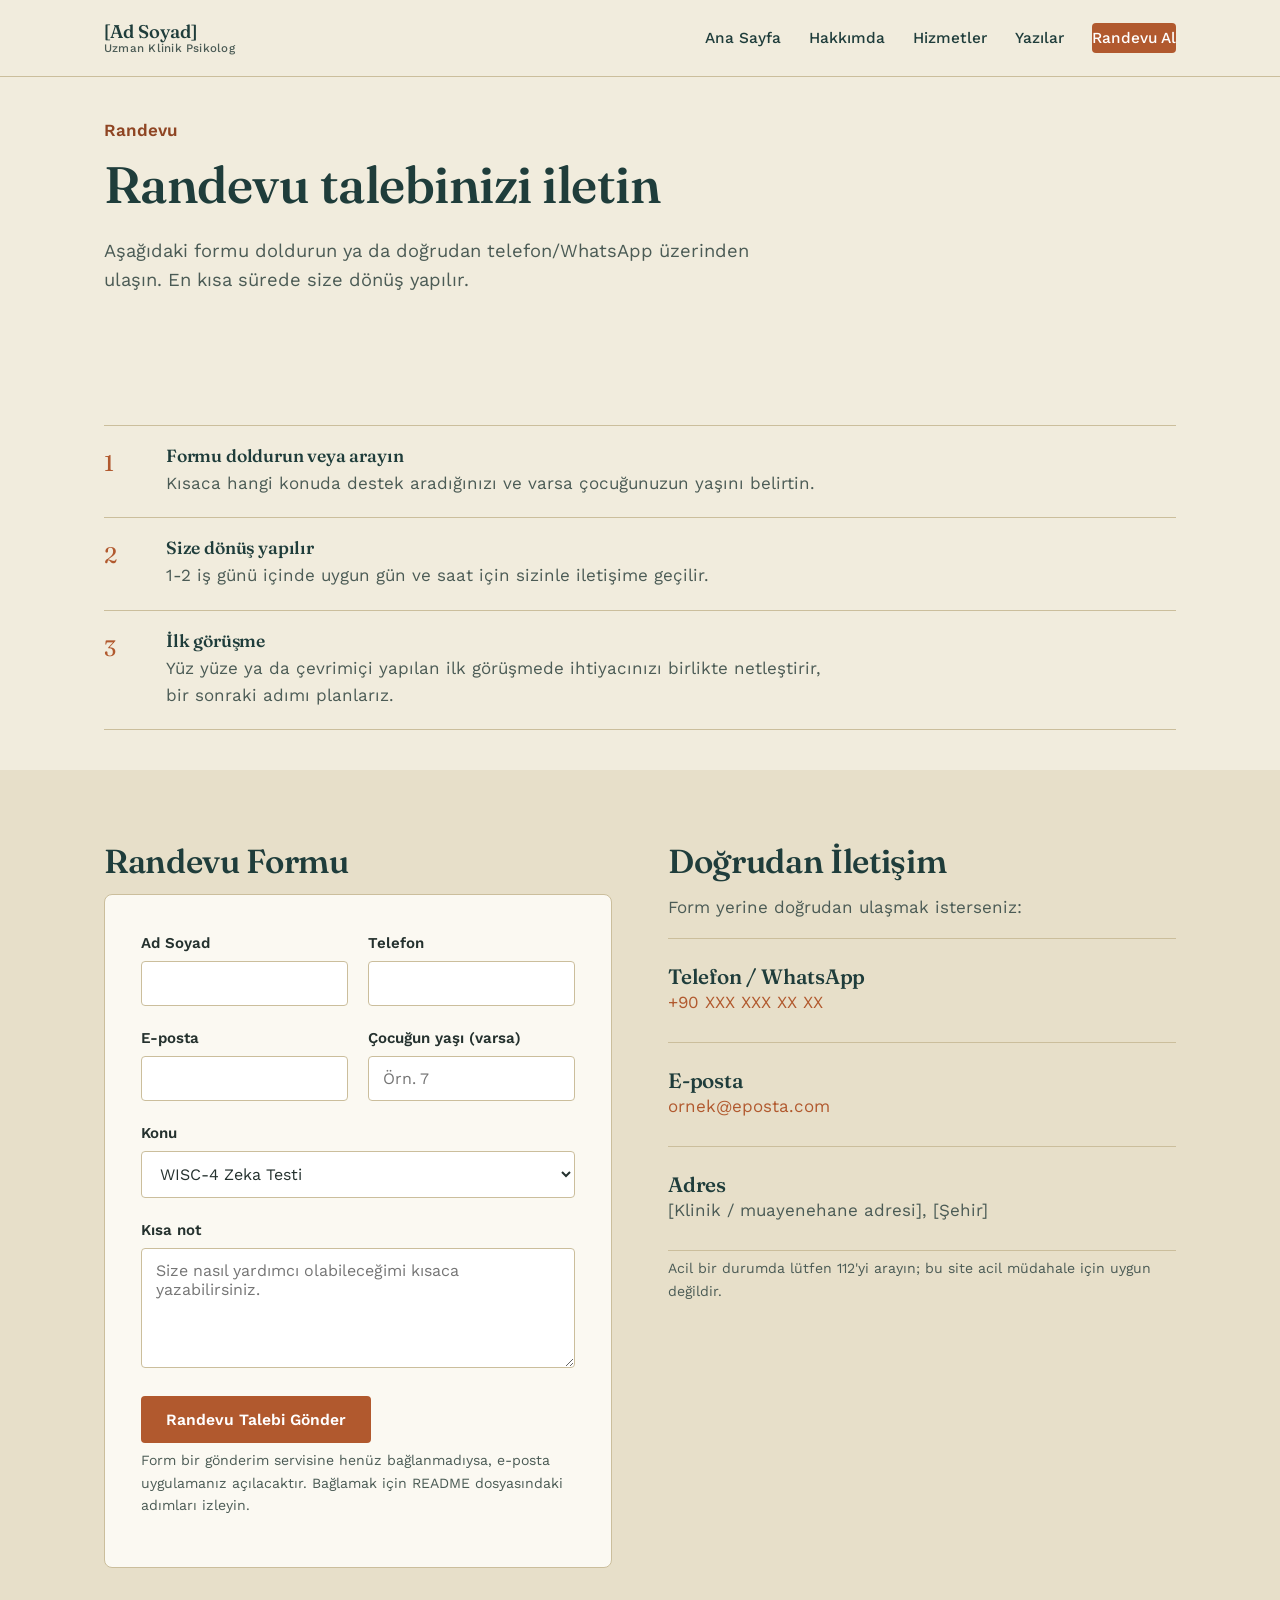
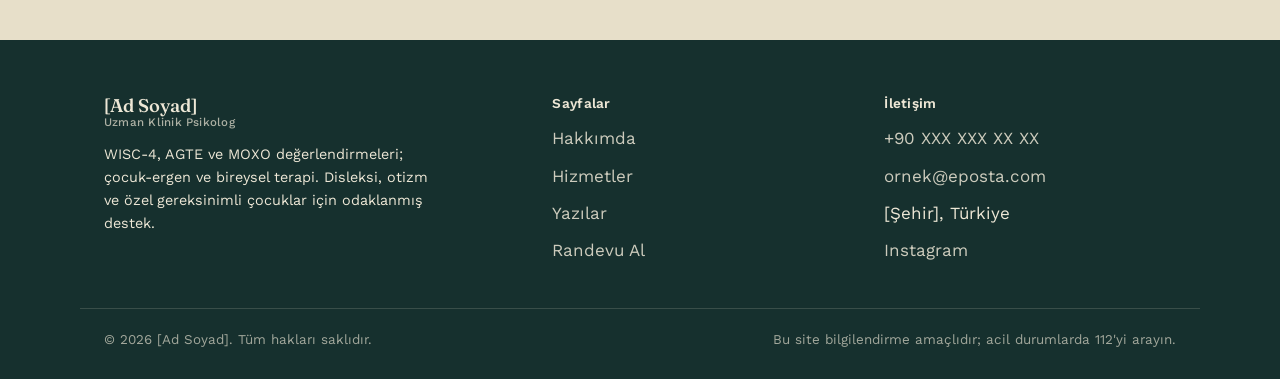
<file: randevu.html>
<!DOCTYPE html>
<html lang="tr">
<head>
<meta charset="UTF-8">
<meta name="viewport" content="width=device-width, initial-scale=1.0">
<title>Randevu Al | [Ad Soyad]</title>
<meta name="description" content="Değerlendirme testi veya terapi için randevu talep edin.">
<link rel="icon" href="assets/images/portre-yakin.jpg">
<link rel="stylesheet" href="assets/css/style.css">
</head>
<body>

<nav class="site-nav">
  <div class="container">
    <a href="index.html" class="brand">[Ad Soyad]<small>Uzman Klinik Psikolog</small></a>
    <button class="nav-toggle" aria-label="Menüyü aç" aria-expanded="false"><span></span></button>
    <ul class="nav-links">
      <li><a href="index.html">Ana Sayfa</a></li>
      <li><a href="hakkimda.html">Hakkımda</a></li>
      <li><a href="hizmetler.html">Hizmetler</a></li>
      <li><a href="yazilar/index.html">Yazılar</a></li>
      <li><a href="randevu.html" class="nav-cta active">Randevu Al</a></li>
    </ul>
  </div>
</nav>

<header class="section-tight">
  <div class="container">
    <span class="kicker" style="color:var(--clay-dark);font-weight:600;display:block;margin-bottom:12px;">Randevu</span>
    <h1>Randevu talebinizi iletin</h1>
    <p class="lede">Aşağıdaki formu doldurun ya da doğrudan telefon/WhatsApp üzerinden ulaşın. En kısa sürede size dönüş yapılır.</p>
  </div>
</header>

<section class="section-tight">
  <div class="container">
    <ol class="steps">
      <li>
        <div>
          <h3>Formu doldurun veya arayın</h3>
          <p>Kısaca hangi konuda destek aradığınızı ve varsa çocuğunuzun yaşını belirtin.</p>
        </div>
      </li>
      <li>
        <div>
          <h3>Size dönüş yapılır</h3>
          <p>1-2 iş günü içinde uygun gün ve saat için sizinle iletişime geçilir.</p>
        </div>
      </li>
      <li>
        <div>
          <h3>İlk görüşme</h3>
          <p>Yüz yüze ya da çevrimiçi yapılan ilk görüşmede ihtiyacınızı birlikte netleştirir, bir sonraki adımı planlarız.</p>
        </div>
      </li>
    </ol>
  </div>
</section>

<section class="section-alt">
  <div class="container two-col">
    <div>
      <h2>Randevu Formu</h2>
      <div class="form-card">
        <form id="randevu-form" action="https://formspree.io/f/FORMSPREE_ID" method="POST">
          <div class="field-row">
            <div class="field">
              <label for="ad_soyad">Ad Soyad</label>
              <input type="text" id="ad_soyad" name="ad_soyad" required>
            </div>
            <div class="field">
              <label for="telefon">Telefon</label>
              <input type="tel" id="telefon" name="telefon" required>
            </div>
          </div>
          <div class="field-row">
            <div class="field">
              <label for="eposta">E-posta</label>
              <input type="email" id="eposta" name="eposta" required>
            </div>
            <div class="field">
              <label for="cocuk_yasi">Çocuğun yaşı (varsa)</label>
              <input type="text" id="cocuk_yasi" name="cocuk_yasi" placeholder="Örn. 7">
            </div>
          </div>
          <div class="field">
            <label for="konu">Konu</label>
            <select id="konu" name="konu">
              <option>WISC-4 Zeka Testi</option>
              <option>AGTE Değerlendirmesi</option>
              <option>MOXO Dikkat Testi</option>
              <option>Çocuk / Ergen Terapisi</option>
              <option>Bireysel Terapi</option>
              <option>Diğer</option>
            </select>
          </div>
          <div class="field">
            <label for="mesaj">Kısa not</label>
            <textarea id="mesaj" name="mesaj" placeholder="Size nasıl yardımcı olabileceğimi kısaca yazabilirsiniz."></textarea>
          </div>
          <button type="submit" class="btn btn-primary">Randevu Talebi Gönder</button>
          <p class="form-note" id="form-fallback-note">Form bir gönderim servisine henüz bağlanmadıysa, e-posta uygulamanız açılacaktır. Bağlamak için README dosyasındaki adımları izleyin.</p>
        </form>
      </div>
    </div>
    <div class="contact-alt" style="border-top:none; margin-top:0; padding-top:0;">
      <h2>Doğrudan İletişim</h2>
      <p class="muted">Form yerine doğrudan ulaşmak isterseniz:</p>
      <div class="index-list">
        <div class="index-row" style="grid-template-columns:1fr;">
          <div>
            <h3>Telefon / WhatsApp</h3>
            <p><a href="tel:+90XXXXXXXXXX">+90 XXX XXX XX XX</a></p>
          </div>
        </div>
        <div class="index-row" style="grid-template-columns:1fr;">
          <div>
            <h3>E-posta</h3>
            <p><a href="mailto:ornek@eposta.com">ornek@eposta.com</a></p>
          </div>
        </div>
        <div class="index-row" style="grid-template-columns:1fr;">
          <div>
            <h3>Adres</h3>
            <p>[Klinik / muayenehane adresi], [Şehir]</p>
          </div>
        </div>
      </div>
      <p class="form-note">Acil bir durumda lütfen 112'yi arayın; bu site acil müdahale için uygun değildir.</p>
    </div>
  </div>
</section>

<footer class="site-footer">
  <div class="container footer-grid">
    <div>
      <div class="brand" style="color:var(--text-on-dark)">[Ad Soyad]<small style="color:var(--text-on-dark);opacity:.7">Uzman Klinik Psikolog</small></div>
      <p class="small" style="margin-top:14px;max-width:38ch;">WISC-4, AGTE ve MOXO değerlendirmeleri; çocuk-ergen ve bireysel terapi. Disleksi, otizm ve özel gereksinimli çocuklar için odaklanmış destek.</p>
    </div>
    <div>
      <h4>Sayfalar</h4>
      <ul class="footer-list">
        <li><a href="hakkimda.html">Hakkımda</a></li>
        <li><a href="hizmetler.html">Hizmetler</a></li>
        <li><a href="yazilar/index.html">Yazılar</a></li>
        <li><a href="randevu.html">Randevu Al</a></li>
      </ul>
    </div>
    <div>
      <h4>İletişim</h4>
      <ul class="footer-list">
        <li><a href="tel:+90XXXXXXXXXX">+90 XXX XXX XX XX</a></li>
        <li><a href="mailto:ornek@eposta.com">ornek@eposta.com</a></li>
        <li>[Şehir], Türkiye</li>
        <li><a href="https://instagram.com/kullaniciadi" target="_blank" rel="noopener">Instagram</a></li>
      </ul>
    </div>
  </div>
  <div class="container footer-bottom">
    <span>© 2026 [Ad Soyad]. Tüm hakları saklıdır.</span>
    <span>Bu site bilgilendirme amaçlıdır; acil durumlarda 112'yi arayın.</span>
  </div>
</footer>

<script src="assets/js/main.js"></script>
</body>
</html>
</file>
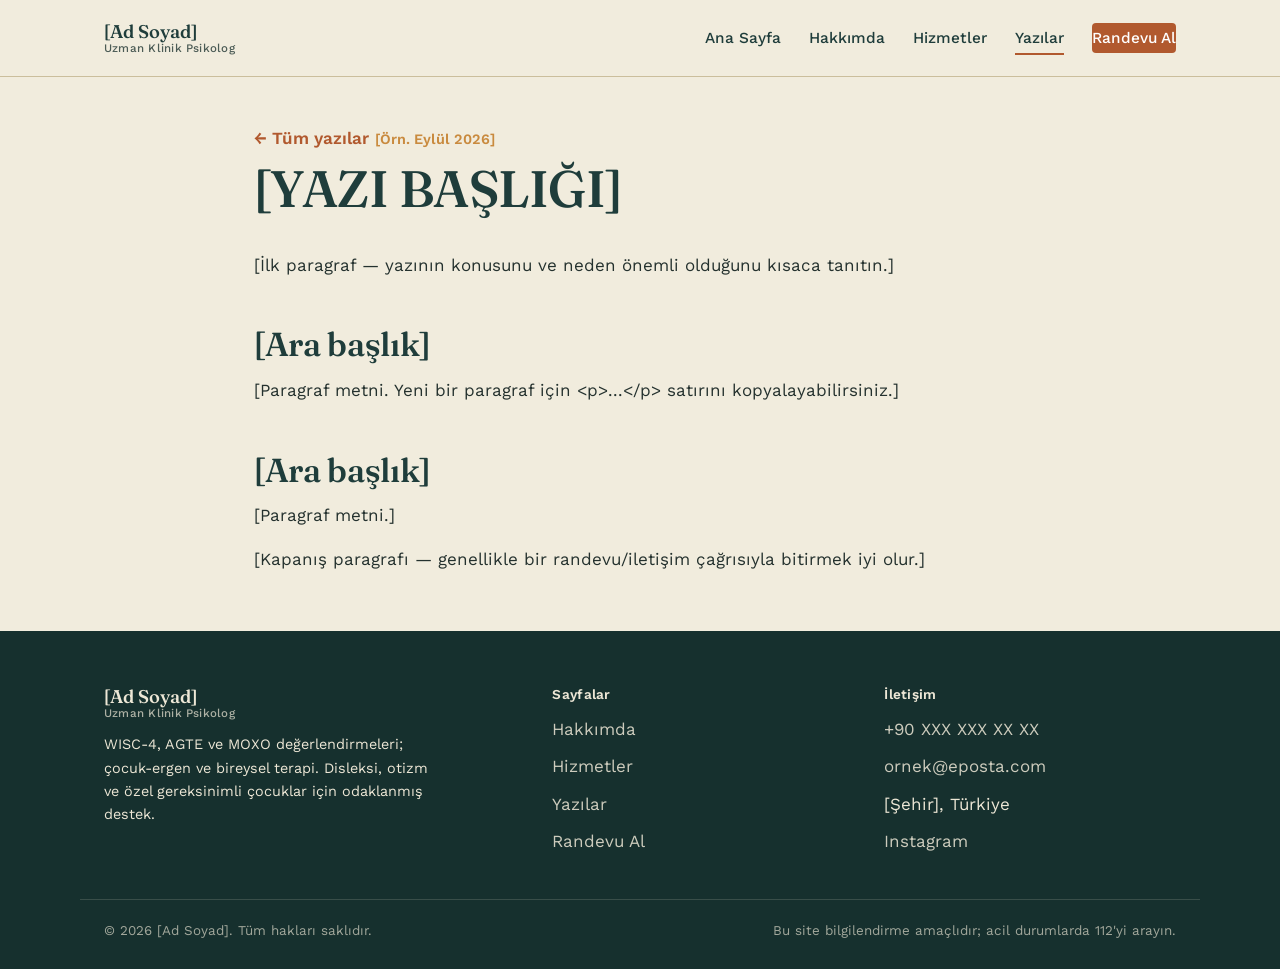
<file: yazilar/_sablon-yeni-yazi.html>
<!DOCTYPE html>
<html lang="tr">
<head>
<meta charset="UTF-8">
<meta name="viewport" content="width=device-width, initial-scale=1.0">
<title>[YAZI BAŞLIĞI] | [Ad Soyad]</title>
<meta name="description" content="[Yazının 1-2 cümlelik kısa özeti]">
<link rel="icon" href="../assets/images/portre-yakin.jpg">
<link rel="stylesheet" href="../assets/css/style.css">
</head>
<body>

<nav class="site-nav">
  <div class="container">
    <a href="../index.html" class="brand">[Ad Soyad]<small>Uzman Klinik Psikolog</small></a>
    <button class="nav-toggle" aria-label="Menüyü aç" aria-expanded="false"><span></span></button>
    <ul class="nav-links">
      <li><a href="../index.html">Ana Sayfa</a></li>
      <li><a href="../hakkimda.html">Hakkımda</a></li>
      <li><a href="../hizmetler.html">Hizmetler</a></li>
      <li><a href="index.html" class="active">Yazılar</a></li>
      <li><a href="../randevu.html" class="nav-cta">Randevu Al</a></li>
    </ul>
  </div>
</nav>

<article class="container" style="max-width:820px;">
  <div class="post-header">
    <a class="back-link" href="index.html">← Tüm yazılar</a>
    <span class="date">[Örn. Eylül 2026]</span>
    <h1>[YAZI BAŞLIĞI]</h1>
  </div>
  <div class="post-body">
    <p>[İlk paragraf — yazının konusunu ve neden önemli olduğunu kısaca tanıtın.]</p>

    <h2>[Ara başlık]</h2>
    <p>[Paragraf metni. Yeni bir paragraf için &lt;p&gt;...&lt;/p&gt; satırını kopyalayabilirsiniz.]</p>

    <h2>[Ara başlık]</h2>
    <p>[Paragraf metni.]</p>

    <p>[Kapanış paragrafı — genellikle bir randevu/iletişim çağrısıyla bitirmek iyi olur.]</p>
  </div>
</article>

<footer class="site-footer">
  <div class="container footer-grid">
    <div>
      <div class="brand" style="color:var(--text-on-dark)">[Ad Soyad]<small style="color:var(--text-on-dark);opacity:.7">Uzman Klinik Psikolog</small></div>
      <p class="small" style="margin-top:14px;max-width:38ch;">WISC-4, AGTE ve MOXO değerlendirmeleri; çocuk-ergen ve bireysel terapi. Disleksi, otizm ve özel gereksinimli çocuklar için odaklanmış destek.</p>
    </div>
    <div>
      <h4>Sayfalar</h4>
      <ul class="footer-list">
        <li><a href="../hakkimda.html">Hakkımda</a></li>
        <li><a href="../hizmetler.html">Hizmetler</a></li>
        <li><a href="index.html">Yazılar</a></li>
        <li><a href="../randevu.html">Randevu Al</a></li>
      </ul>
    </div>
    <div>
      <h4>İletişim</h4>
      <ul class="footer-list">
        <li><a href="tel:+90XXXXXXXXXX">+90 XXX XXX XX XX</a></li>
        <li><a href="mailto:ornek@eposta.com">ornek@eposta.com</a></li>
        <li>[Şehir], Türkiye</li>
        <li><a href="https://instagram.com/kullaniciadi" target="_blank" rel="noopener">Instagram</a></li>
      </ul>
    </div>
  </div>
  <div class="container footer-bottom">
    <span>© 2026 [Ad Soyad]. Tüm hakları saklıdır.</span>
    <span>Bu site bilgilendirme amaçlıdır; acil durumlarda 112'yi arayın.</span>
  </div>
</footer>

<script src="../assets/js/main.js"></script>
</body>
</html>
</file>
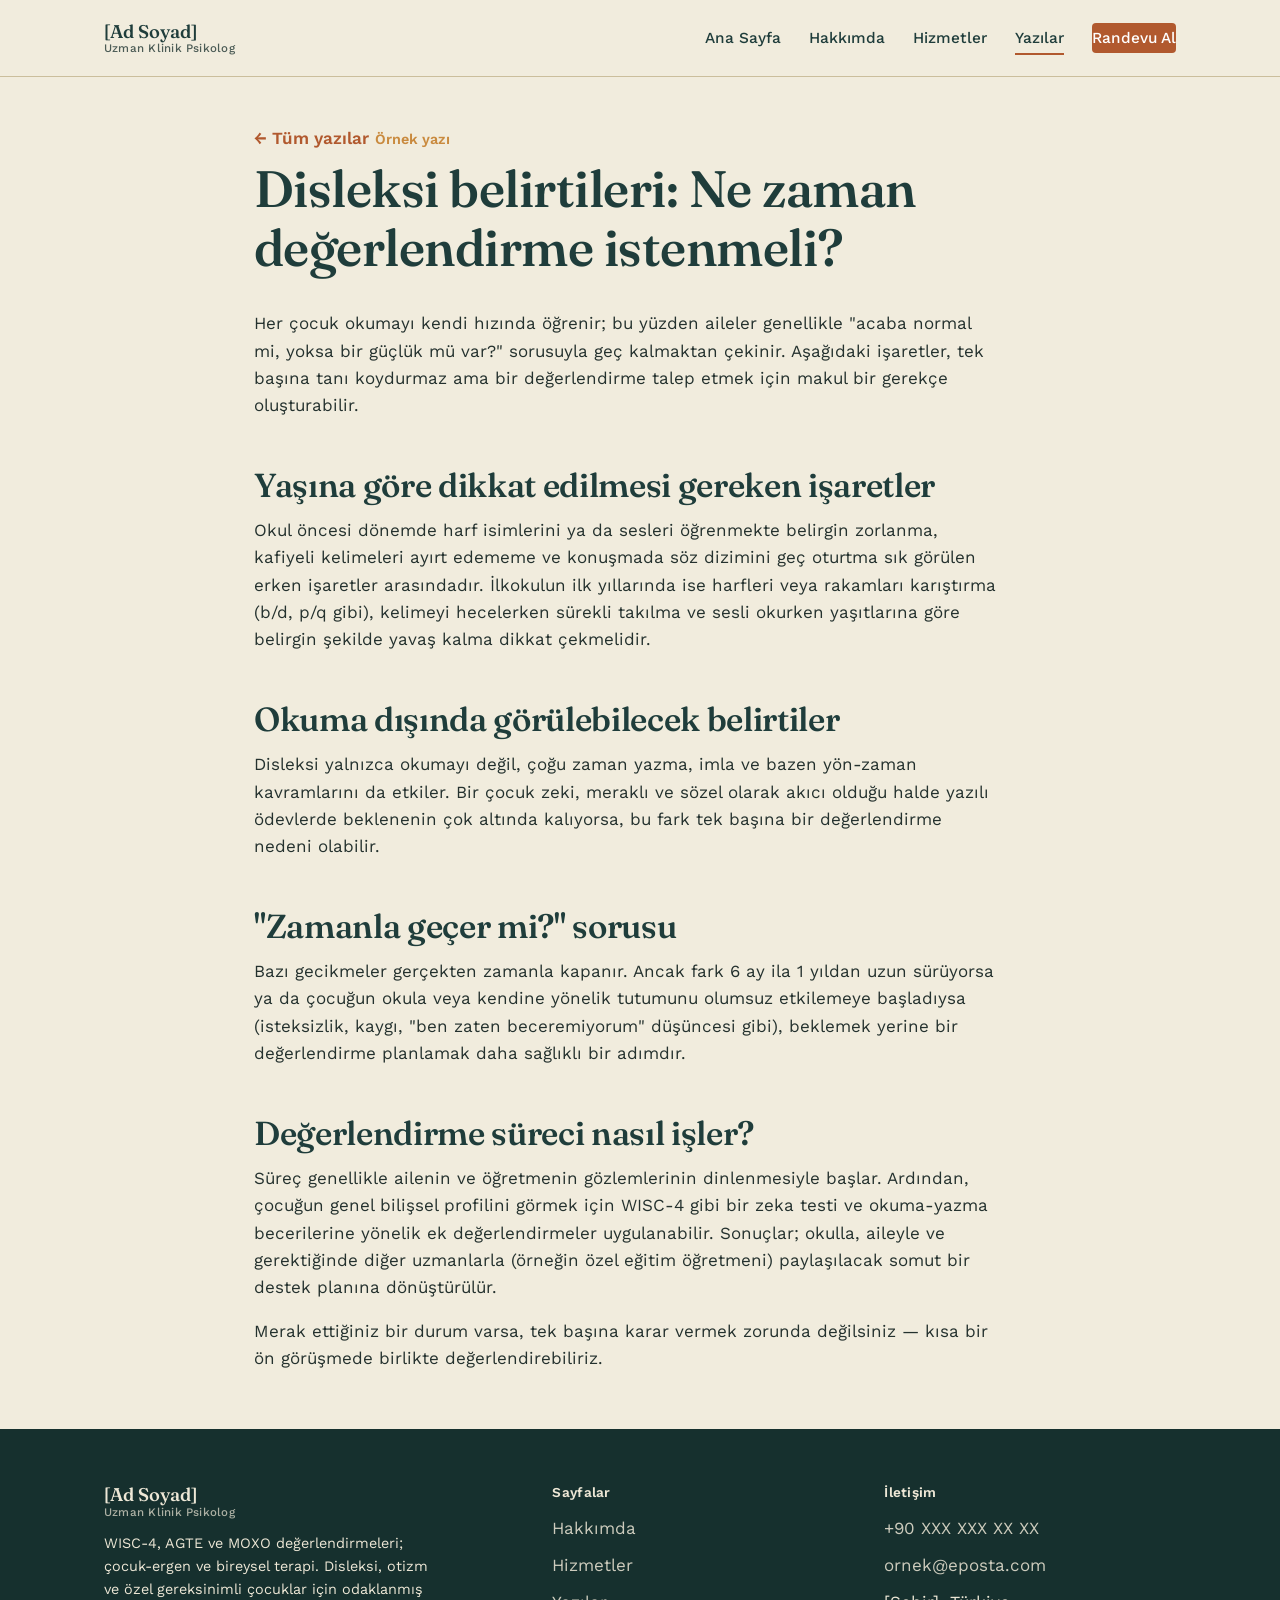
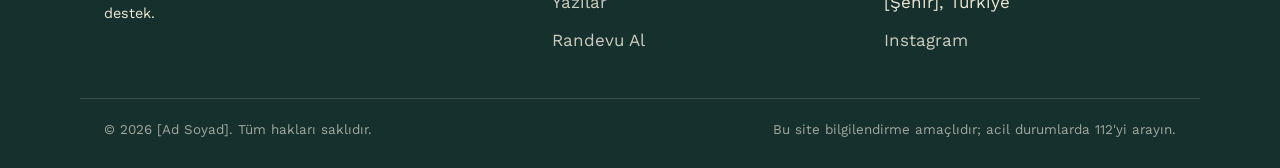
<file: yazilar/disleksi-belirtileri-ne-zaman-degerlendirme-istenmeli.html>
<!DOCTYPE html>
<html lang="tr">
<head>
<meta charset="UTF-8">
<meta name="viewport" content="width=device-width, initial-scale=1.0">
<title>Disleksi belirtileri: Ne zaman değerlendirme istenmeli? | [Ad Soyad]</title>
<meta name="description" content="Okuma güçlüğü ile sıradan öğrenme temposu arasındaki farkı ayırt etmeye yardımcı işaretler.">
<link rel="icon" href="../assets/images/portre-yakin.jpg">
<link rel="stylesheet" href="../assets/css/style.css">
</head>
<body>

<nav class="site-nav">
  <div class="container">
    <a href="../index.html" class="brand">[Ad Soyad]<small>Uzman Klinik Psikolog</small></a>
    <button class="nav-toggle" aria-label="Menüyü aç" aria-expanded="false"><span></span></button>
    <ul class="nav-links">
      <li><a href="../index.html">Ana Sayfa</a></li>
      <li><a href="../hakkimda.html">Hakkımda</a></li>
      <li><a href="../hizmetler.html">Hizmetler</a></li>
      <li><a href="index.html" class="active">Yazılar</a></li>
      <li><a href="../randevu.html" class="nav-cta">Randevu Al</a></li>
    </ul>
  </div>
</nav>

<article class="container" style="max-width:820px;">
  <div class="post-header">
    <a class="back-link" href="index.html">← Tüm yazılar</a>
    <span class="date">Örnek yazı</span>
    <h1>Disleksi belirtileri: Ne zaman değerlendirme istenmeli?</h1>
  </div>
  <div class="post-body">
    <p>Her çocuk okumayı kendi hızında öğrenir; bu yüzden aileler genellikle "acaba normal mi, yoksa bir güçlük mü var?" sorusuyla geç kalmaktan çekinir. Aşağıdaki işaretler, tek başına tanı koydurmaz ama bir değerlendirme talep etmek için makul bir gerekçe oluşturabilir.</p>

    <h2>Yaşına göre dikkat edilmesi gereken işaretler</h2>
    <p>Okul öncesi dönemde harf isimlerini ya da sesleri öğrenmekte belirgin zorlanma, kafiyeli kelimeleri ayırt edememe ve konuşmada söz dizimini geç oturtma sık görülen erken işaretler arasındadır. İlkokulun ilk yıllarında ise harfleri veya rakamları karıştırma (b/d, p/q gibi), kelimeyi hecelerken sürekli takılma ve sesli okurken yaşıtlarına göre belirgin şekilde yavaş kalma dikkat çekmelidir.</p>

    <h2>Okuma dışında görülebilecek belirtiler</h2>
    <p>Disleksi yalnızca okumayı değil, çoğu zaman yazma, imla ve bazen yön-zaman kavramlarını da etkiler. Bir çocuk zeki, meraklı ve sözel olarak akıcı olduğu halde yazılı ödevlerde beklenenin çok altında kalıyorsa, bu fark tek başına bir değerlendirme nedeni olabilir.</p>

    <h2>"Zamanla geçer mi?" sorusu</h2>
    <p>Bazı gecikmeler gerçekten zamanla kapanır. Ancak fark 6 ay ila 1 yıldan uzun sürüyorsa ya da çocuğun okula veya kendine yönelik tutumunu olumsuz etkilemeye başladıysa (isteksizlik, kaygı, "ben zaten beceremiyorum" düşüncesi gibi), beklemek yerine bir değerlendirme planlamak daha sağlıklı bir adımdır.</p>

    <h2>Değerlendirme süreci nasıl işler?</h2>
    <p>Süreç genellikle ailenin ve öğretmenin gözlemlerinin dinlenmesiyle başlar. Ardından, çocuğun genel bilişsel profilini görmek için WISC-4 gibi bir zeka testi ve okuma-yazma becerilerine yönelik ek değerlendirmeler uygulanabilir. Sonuçlar; okulla, aileyle ve gerektiğinde diğer uzmanlarla (örneğin özel eğitim öğretmeni) paylaşılacak somut bir destek planına dönüştürülür.</p>

    <p>Merak ettiğiniz bir durum varsa, tek başına karar vermek zorunda değilsiniz — kısa bir ön görüşmede birlikte değerlendirebiliriz.</p>
  </div>
</article>

<footer class="site-footer">
  <div class="container footer-grid">
    <div>
      <div class="brand" style="color:var(--text-on-dark)">[Ad Soyad]<small style="color:var(--text-on-dark);opacity:.7">Uzman Klinik Psikolog</small></div>
      <p class="small" style="margin-top:14px;max-width:38ch;">WISC-4, AGTE ve MOXO değerlendirmeleri; çocuk-ergen ve bireysel terapi. Disleksi, otizm ve özel gereksinimli çocuklar için odaklanmış destek.</p>
    </div>
    <div>
      <h4>Sayfalar</h4>
      <ul class="footer-list">
        <li><a href="../hakkimda.html">Hakkımda</a></li>
        <li><a href="../hizmetler.html">Hizmetler</a></li>
        <li><a href="index.html">Yazılar</a></li>
        <li><a href="../randevu.html">Randevu Al</a></li>
      </ul>
    </div>
    <div>
      <h4>İletişim</h4>
      <ul class="footer-list">
        <li><a href="tel:+90XXXXXXXXXX">+90 XXX XXX XX XX</a></li>
        <li><a href="mailto:ornek@eposta.com">ornek@eposta.com</a></li>
        <li>[Şehir], Türkiye</li>
        <li><a href="https://instagram.com/kullaniciadi" target="_blank" rel="noopener">Instagram</a></li>
      </ul>
    </div>
  </div>
  <div class="container footer-bottom">
    <span>© 2026 [Ad Soyad]. Tüm hakları saklıdır.</span>
    <span>Bu site bilgilendirme amaçlıdır; acil durumlarda 112'yi arayın.</span>
  </div>
</footer>

<script src="../assets/js/main.js"></script>
</body>
</html>
</file>
<file: assets/css/style.css>
/* =========================================================
   Uzm. Kli. Psikolog — site stylesheet
   Tokens are defined at the top. Change colors/fonts here
   and they update everywhere on the site.
   ========================================================= */

@import url('https://fonts.googleapis.com/css2?family=Fraunces:ital,opsz,wght@0,9..144,400;0,9..144,500;0,9..144,600;1,9..144,500&family=Work+Sans:wght@400;500;600&display=swap');

:root{
  /* --- color tokens --- */
  --ink:        #1F3D3B;  /* deep teal — primary, headings, nav */
  --ink-2:      #16302E;  /* darker teal — footer, hover states */
  --sand:       #F1ECDD;  /* warm paper background */
  --sand-2:     #E7DFC9;  /* deeper sand — alternating sections */
  --paper-card: #FBF9F2;  /* near-white card surface on sand */
  --clay:       #B1592E;  /* primary accent — CTAs, links */
  --clay-dark:  #8F4523;
  --ochre:      #C98A3E;  /* secondary accent — tags, small highlights */
  --text:       #24312E;  /* body text on light */
  --text-soft:  #4B5B55;  /* secondary text on light */
  --text-on-dark: #EDE7D6;
  --line:       #CBBE9C;  /* hairline borders on sand */
  --line-dark:  rgba(237,231,214,0.25);

  /* --- type --- */
  --font-display: 'Fraunces', Georgia, serif;
  --font-body: 'Work Sans', -apple-system, Segoe UI, Roboto, sans-serif;

  /* --- layout --- */
  --maxw: 1120px;
  --gutter: 24px;
  --radius-sm: 4px;
}

*{ box-sizing: border-box; }
html{ scroll-behavior: smooth; }

body{
  margin:0;
  background: var(--sand);
  color: var(--text);
  font-family: var(--font-body);
  font-size: 17px;
  line-height: 1.6;
  -webkit-font-smoothing: antialiased;
}

img{ max-width:100%; display:block; }

a{ color: var(--clay); text-decoration: none; }
a:hover{ color: var(--clay-dark); }

h1,h2,h3,h4{
  font-family: var(--font-display);
  color: var(--ink);
  margin: 0 0 .4em 0;
  font-weight: 560;
  line-height: 1.15;
  letter-spacing: -0.01em;
}
h1{ font-size: clamp(2.1rem, 4vw, 3.2rem); }
h2{ font-size: clamp(1.6rem, 2.6vw, 2.2rem); }
h3{ font-size: 1.3rem; font-weight: 560; }

p{ margin: 0 0 1em 0; max-width: 62ch; }
.lede{ font-size: 1.15rem; color: var(--text-soft); }

.container{
  max-width: var(--maxw);
  margin: 0 auto;
  padding: 0 var(--gutter);
}

section{ padding: 72px 0; }
.section-tight{ padding: 40px 0; }
.section-alt{ background: var(--sand-2); }
.section-dark{ background: var(--ink); color: var(--text-on-dark); }
.section-dark h1, .section-dark h2, .section-dark h3{ color: var(--text-on-dark); }
.section-dark p{ color: var(--text-on-dark); opacity:.85; }
.section-dark a{ color: var(--ochre); }

/* focus visibility */
a:focus-visible, button:focus-visible, input:focus-visible, textarea:focus-visible, select:focus-visible{
  outline: 2px solid var(--clay);
  outline-offset: 2px;
}

@media (prefers-reduced-motion: reduce){
  *{ animation: none !important; transition: none !important; scroll-behavior: auto !important; }
}

/* =========== NAV =========== */
.site-nav{
  position: sticky; top:0; z-index: 50;
  background: rgba(241,236,221,0.92);
  backdrop-filter: blur(6px);
  border-bottom: 1px solid var(--line);
}
.site-nav .container{
  display:flex; align-items:center; justify-content:space-between;
  height: 76px;
}
.brand{
  font-family: var(--font-display);
  font-size: 1.15rem;
  color: var(--ink);
  font-weight: 560;
  line-height:1.1;
}
.brand small{
  display:block;
  font-family: var(--font-body);
  font-size: .72rem;
  font-weight: 500;
  color: var(--text-soft);
  letter-spacing: .02em;
}
.nav-links{
  display:flex; align-items:center; gap: 28px;
  list-style:none; margin:0; padding:0;
}
.nav-links a{
  color: var(--ink); font-weight:500; font-size: .96rem;
  padding: 6px 0;
  border-bottom: 2px solid transparent;
}
.nav-links a:hover, .nav-links a.active{
  border-bottom-color: var(--clay);
  color: var(--ink);
}
.nav-cta{
  background: var(--clay); color: #fff !important;
  padding: 10px 18px; border-radius: var(--radius-sm);
  border-bottom: none !important;
}
.nav-cta:hover{ background: var(--clay-dark); }

.nav-toggle{ display:none; }

@media (max-width: 860px){
  .nav-links{
    position: fixed; inset: 76px 0 0 0;
    background: var(--sand);
    flex-direction: column; align-items:flex-start;
    padding: 28px var(--gutter);
    gap: 20px;
    transform: translateY(-8px);
    opacity: 0;
    pointer-events: none;
    transition: opacity .18s ease, transform .18s ease;
  }
  .nav-links.open{ opacity:1; pointer-events:auto; transform: translateY(0); }
  .nav-toggle{
    display:inline-flex; align-items:center; justify-content:center;
    width: 40px; height:40px; border:1px solid var(--line);
    background: transparent; border-radius: var(--radius-sm); cursor:pointer;
  }
  .nav-toggle span, .nav-toggle span::before, .nav-toggle span::after{
    content:''; display:block; width:18px; height:2px; background: var(--ink);
    position:relative; transition: transform .15s ease;
  }
  .nav-toggle span::before{ position:absolute; top:-6px; }
  .nav-toggle span::after{ position:absolute; top:6px; }
}

/* =========== HERO =========== */
.hero{
  padding: 56px 0 72px;
}
.hero .container{
  display:grid;
  grid-template-columns: 1.05fr 0.95fr;
  gap: 48px;
  align-items:center;
}
.hero-copy .kicker{
  color: var(--clay-dark);
  font-weight:600;
  font-size: .95rem;
  margin-bottom: 14px;
  display:block;
}
.hero-copy h1{ margin-bottom: 20px; }
.hero-actions{ display:flex; gap:14px; margin-top: 28px; flex-wrap:wrap; }

.btn{
  display:inline-flex; align-items:center; justify-content:center;
  padding: 13px 24px;
  border-radius: var(--radius-sm);
  font-weight: 600; font-size: .98rem;
  border: 1px solid transparent;
  cursor: pointer;
  font-family: var(--font-body);
}
.btn-primary{ background: var(--clay); color:#fff; }
.btn-primary:hover{ background: var(--clay-dark); color:#fff; }
.btn-ghost{ background: transparent; border-color: var(--ink); color: var(--ink); }
.btn-ghost:hover{ background: var(--ink); color: var(--sand); }
.btn-ghost.on-dark{ border-color: var(--text-on-dark); color: var(--text-on-dark); }
.btn-ghost.on-dark:hover{ background: var(--text-on-dark); color: var(--ink); }

.hero-photo{
  position: relative;
}
.hero-photo .blob{
  position:absolute; inset: -6% -8%;
  background: var(--sand-2);
  border-radius: 62% 38% 55% 45% / 48% 45% 55% 52%;
  z-index: 0;
}
.hero-photo img{
  position: relative; z-index:1;
  border-radius: 62% 38% 55% 45% / 48% 45% 55% 52%;
  aspect-ratio: 4/5;
  object-fit: cover;
  object-position: top center;
  width:100%;
}

@media (max-width: 860px){
  .hero .container{ grid-template-columns: 1fr; }
  .hero-photo{ order: -1; max-width: 340px; margin: 0 auto; }
}

/* =========== FOCUS STRIP =========== */
.focus-grid{
  display:grid; grid-template-columns: repeat(3, 1fr); gap: 32px;
  margin-top: 36px;
}
.focus-item{ border-top: 2px solid var(--ink); padding-top: 18px; }
.focus-item h3{ margin-bottom: 8px; }
.focus-item p{ color: var(--text-soft); font-size: .98rem; }

@media (max-width: 760px){
  .focus-grid{ grid-template-columns: 1fr; gap: 24px; }
}

/* =========== SERVICE INDEX (list, not cards) =========== */
.index-list{ margin-top: 8px; }
.index-row{
  display:grid; grid-template-columns: 1.3fr 2fr;
  gap: 28px;
  padding: 26px 0;
  border-bottom: 1px solid var(--line);
}
.index-row:first-child{ border-top: 1px solid var(--line); }
.index-row h3{ margin:0; }
.index-row .tag{
  display:inline-block; margin-top:8px;
  font-size: .78rem; font-weight:600; color: var(--ochre);
}
.index-row p{ margin:0; color: var(--text-soft); }
.index-row p + p{ margin-top: 8px; }

@media (max-width: 760px){
  .index-row{ grid-template-columns: 1fr; gap: 6px; }
}

/* =========== TWO COL TEXT =========== */
.two-col{
  display:grid; grid-template-columns: 1fr 1fr; gap: 56px;
}
@media (max-width: 860px){ .two-col{ grid-template-columns: 1fr; gap: 32px; } }

.pull-photo{
  border-radius: 8px;
  overflow:hidden;
}

/* =========== STEPS (real sequence — appointment flow) ========= */
.steps{ list-style:none; margin: 32px 0 0; padding:0; counter-reset: step; }
.steps li{
  counter-increment: step;
  display:grid; grid-template-columns: 44px 1fr;
  gap: 18px;
  padding: 20px 0;
  border-bottom: 1px solid var(--line);
}
.steps li:first-child{ border-top: 1px solid var(--line); }
.steps li::before{
  content: counter(step);
  font-family: var(--font-display);
  font-size: 1.4rem;
  color: var(--clay);
}
.steps h3{ margin-bottom: 4px; font-size: 1.1rem; }
.steps p{ margin:0; color: var(--text-soft); }

/* =========== FORM (randevu) =========== */
.form-card{
  background: var(--paper-card);
  border: 1px solid var(--line);
  border-radius: 8px;
  padding: 36px;
}
.field{ margin-bottom: 20px; }
.field label{
  display:block; font-weight:600; margin-bottom: 6px; font-size:.94rem;
}
.field input, .field select, .field textarea{
  width:100%; padding: 12px 14px;
  border: 1px solid var(--line); border-radius: var(--radius-sm);
  background: #fff; font-family: var(--font-body); font-size: 1rem; color: var(--text);
}
.field textarea{ min-height: 120px; resize: vertical; }
.field-row{ display:grid; grid-template-columns: 1fr 1fr; gap: 20px; }
@media (max-width:600px){ .field-row{ grid-template-columns: 1fr; } }
.form-note{ font-size: .88rem; color: var(--text-soft); margin-top: 6px; }
.form-success{
  display:none; background: #EAF0E4; border:1px solid #B9CDA6;
  color: #33502A; padding: 16px 18px; border-radius: var(--radius-sm);
  margin-top: 18px; font-weight:500;
}
.form-success.show{ display:block; }

.contact-alt{
  border-top: 1px solid var(--line-dark);
  margin-top: 40px; padding-top: 32px;
}

/* =========== BLOG =========== */
.post-list{ margin-top: 8px; }
.post-row{
  display:block; padding: 28px 0; border-bottom: 1px solid var(--line);
}
.post-row:first-child{ border-top: 1px solid var(--line); }
.post-row .date{ font-size:.85rem; color: var(--ochre); font-weight:600; }
.post-row h3{ margin: 6px 0 8px; }
.post-row:hover h3{ color: var(--clay); }
.post-row p{ color: var(--text-soft); margin:0; }

.post-header{ padding: 48px 0 12px; }
.post-header .date{ color: var(--ochre); font-weight:600; font-size:.9rem; }
.post-body{ max-width: 68ch; padding-bottom: 40px; }
.post-body h2{ margin-top: 1.4em; }
.post-body p{ max-width: none; }
.post-body ul, .post-body ol{ color: var(--text); }
.back-link{ display:inline-block; margin-bottom: 8px; font-weight:600; }

/* =========== FOOTER =========== */
.site-footer{
  background: var(--ink-2); color: var(--text-on-dark);
  padding: 56px 0 28px;
}
.footer-grid{
  display:grid; grid-template-columns: 1.4fr 1fr 1fr; gap: 40px;
}
.site-footer h4{
  color: var(--text-on-dark); font-family: var(--font-body);
  font-size: .85rem; font-weight:600; letter-spacing:.02em;
  margin-bottom: 14px;
}
.site-footer a{ color: var(--text-on-dark); opacity:.85; }
.site-footer a:hover{ opacity:1; color: var(--ochre); }
.footer-list{ list-style:none; margin:0; padding:0; display:flex; flex-direction:column; gap:10px; }
.footer-bottom{
  margin-top: 44px; padding-top: 20px; border-top: 1px solid var(--line-dark);
  font-size: .84rem; opacity: .65; display:flex; justify-content:space-between; flex-wrap:wrap; gap:10px;
}
@media (max-width: 760px){ .footer-grid{ grid-template-columns: 1fr; gap: 28px; } }

/* utility */
.mt-0{ margin-top:0; }
.center{ text-align:center; }
.small{ font-size:.9rem; }
.muted{ color: var(--text-soft); }
</file>
